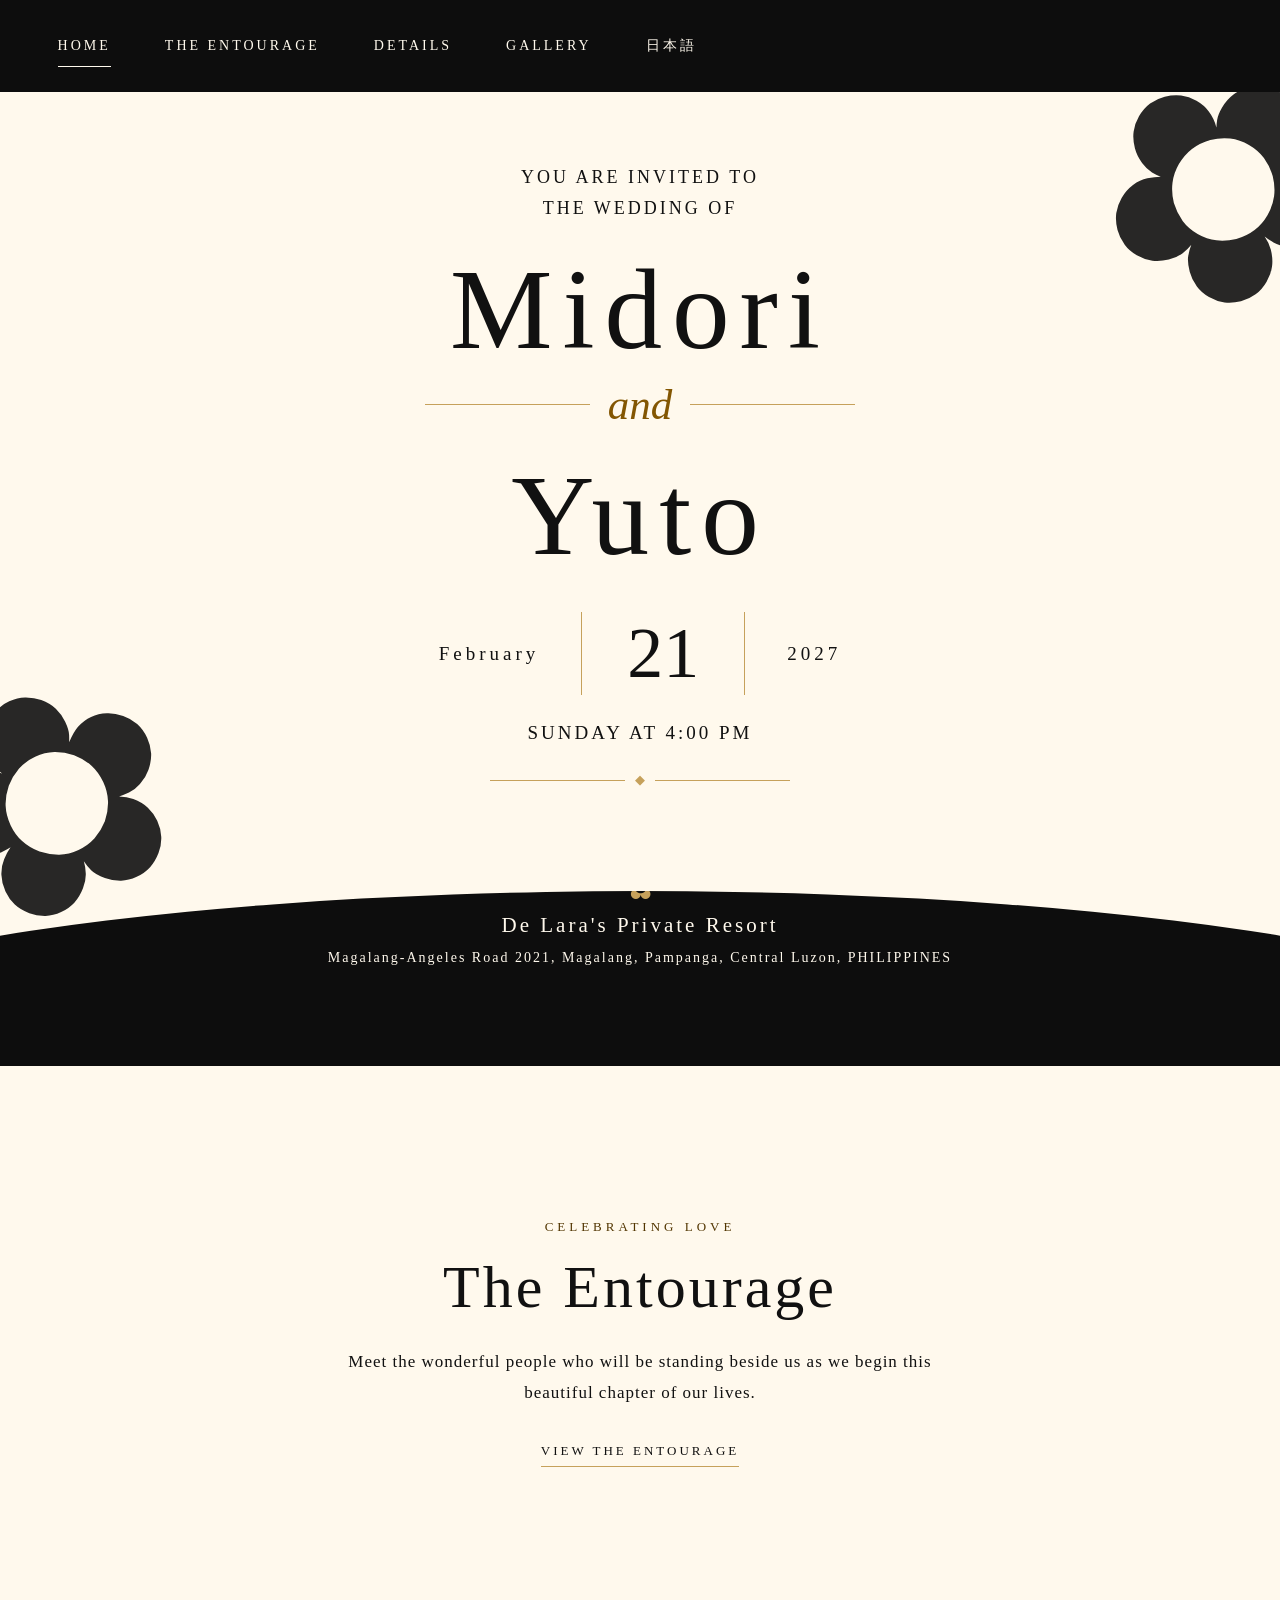
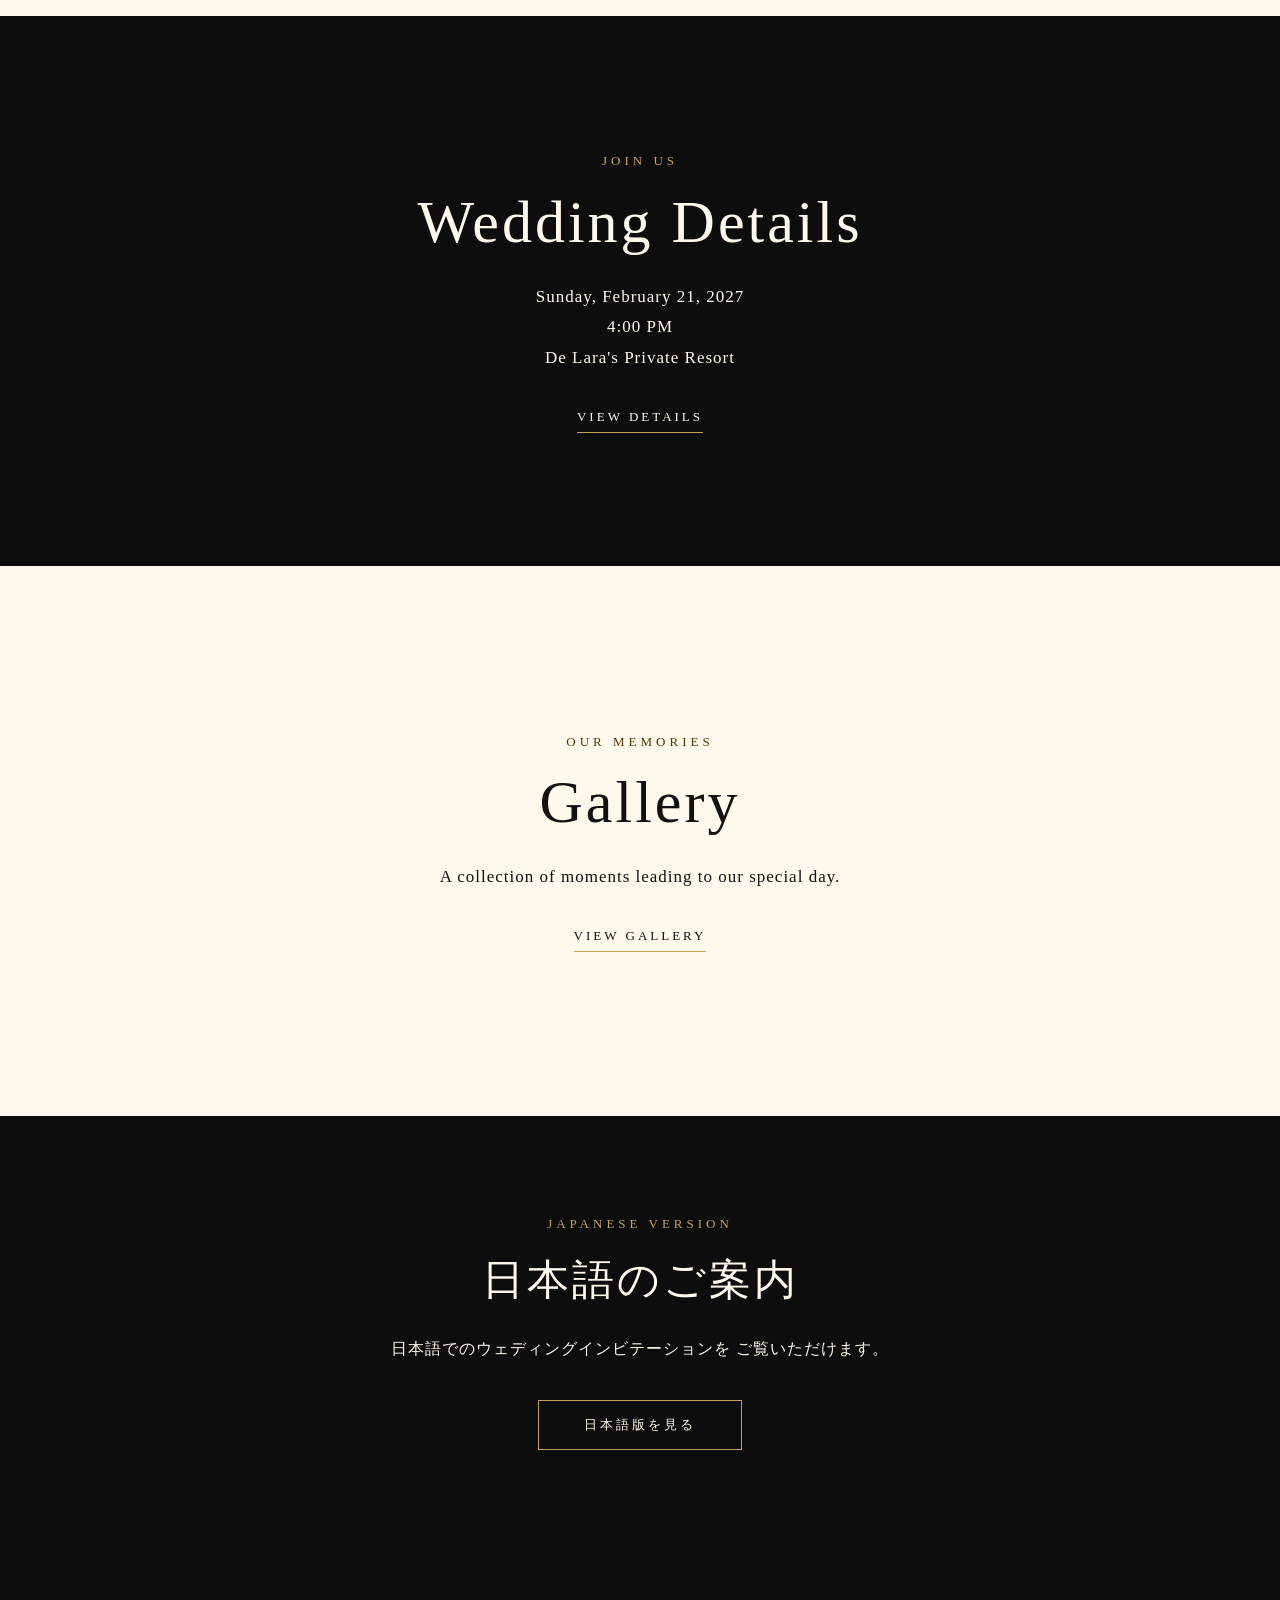
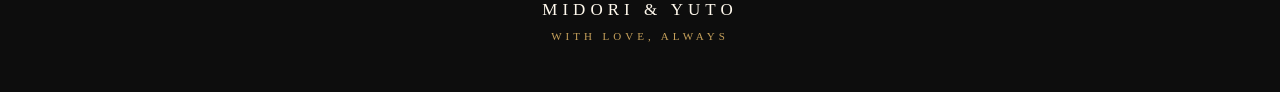
<file: index.html>
<!DOCTYPE html>
<html lang="en">
<head>
    <meta charset="UTF-8">
    <meta name="viewport" content="width=device-width, initial-scale=1.0">

    <title>Midori and Yuto</title>

    <link rel="stylesheet" href="style.css">
    <link rel="icon" type="image/png" href="midologo.jpg">
</head>

<body>


    <header class="navbar">

        <nav class="nav-links">

            <a href="index.html" class="active">
                HOME
            </a>

            <a href="entourage.html">
                THE ENTOURAGE
            </a>

            <a href="details.html">
                DETAILS
            </a>

            <a href="gallery.html">
                GALLERY
            </a>

            <a href="japanese.html" class="language-link">
                日本語
            </a>

        </nav>

    </header>



    <main>

        <section class="hero">


            <div class="flower flower-left">
                ✿
            </div>

            <div class="flower flower-right">
                ✿
            </div>


            <div class="hero-content">

                <p class="small-heading">
                    YOU ARE INVITED TO
                </p>

                <p class="small-heading">
                    THE WEDDING OF
                </p>


                <h1>
                    Midori
                </h1>


                <div class="and-container">

                    <span class="line"></span>

                    <span class="and">
                        and
                    </span>

                    <span class="line"></span>

                </div>


                <h1>
                    Yuto
                </h1>


                <!-- DATE -->

                <div class="date">

                    <div class="date-side">
                        February
                    </div>

                    <div class="date-number">
                        21
                    </div>

                    <div class="date-side">
                        2027
                    </div>

                </div>


                <p class="day">
                    SUNDAY AT 4:00 PM
                </p>


                <div class="gold-divider">
                    <span>◆</span>
                </div>

            </div>


            <section class="venue">

                <div class="venue-decoration">
                    ✿
                </div>

                <h2>
                    De Lara's Private Resort
                </h2>

                <p>
                    Magalang-Angeles Road 2021,
                    Magalang, Pampanga, Central Luzon, PHILIPPINES
                </p>

            </section>

        </section>


        <section class="content-section">

            <p class="section-label">
                CELEBRATING LOVE
            </p>

            <h2>
                The Entourage
            </h2>

            <p>
                Meet the wonderful people who will be
                standing beside us as we begin this
                beautiful chapter of our lives.
            </p>

            <a href="entourage.html" class="text-button">
                VIEW THE ENTOURAGE
            </a>

        </section>


        <section class="content-section dark-section">

            <p class="section-label">
                JOIN US
            </p>

            <h2>
                Wedding Details
            </h2>

            <p>
                Sunday, February 21, 2027
                <br>
                4:00 PM
                <br>
                De Lara's Private Resort
            </p>

            <a href="details.html" class="text-button">
                VIEW DETAILS
            </a>

        </section>

        
        <section class="content-section">

            <p class="section-label">
                OUR MEMORIES
            </p>

            <h2>
                Gallery
            </h2>

            <p>
                A collection of moments leading
                to our special day.
            </p>

            <a href="gallery.html" class="text-button">
                VIEW GALLERY
            </a>

        </section>


<section class="japanese-section">

    <div class="japanese-content">

        <p class="section-label">
            JAPANESE VERSION
        </p>

        <h2>
            日本語のご案内
        </h2>

        <p>
            日本語でのウェディングインビテーションを
            ご覧いただけます。
        </p>

        <a href="japanese.html" class="japanese-button">
            日本語版を見る
        </a>

    </div>

</section>

    </main>


    <footer>

        <p>
            MIDORI & YUTO
        </p>

        <span>
            WITH LOVE, ALWAYS
        </span>

    </footer>


    <script src="script.js"></script>

</body>
</html>
</file>
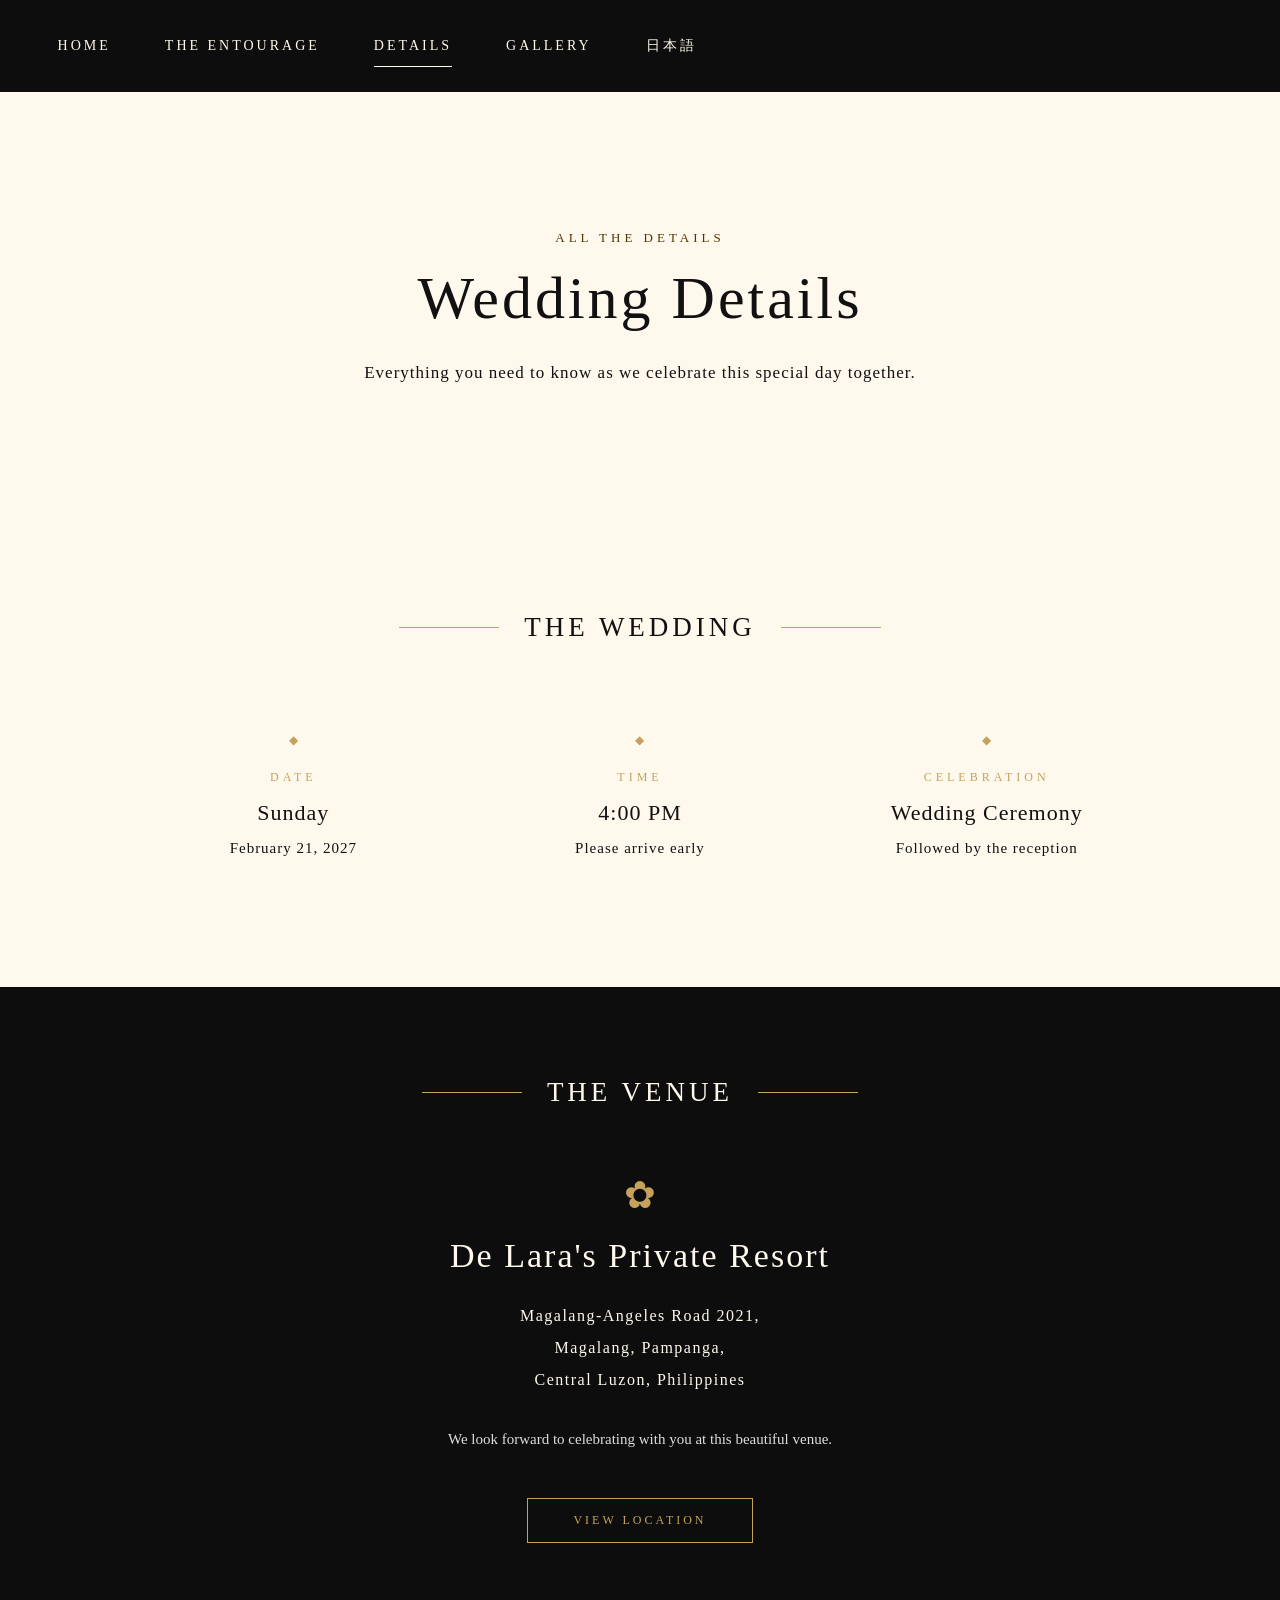
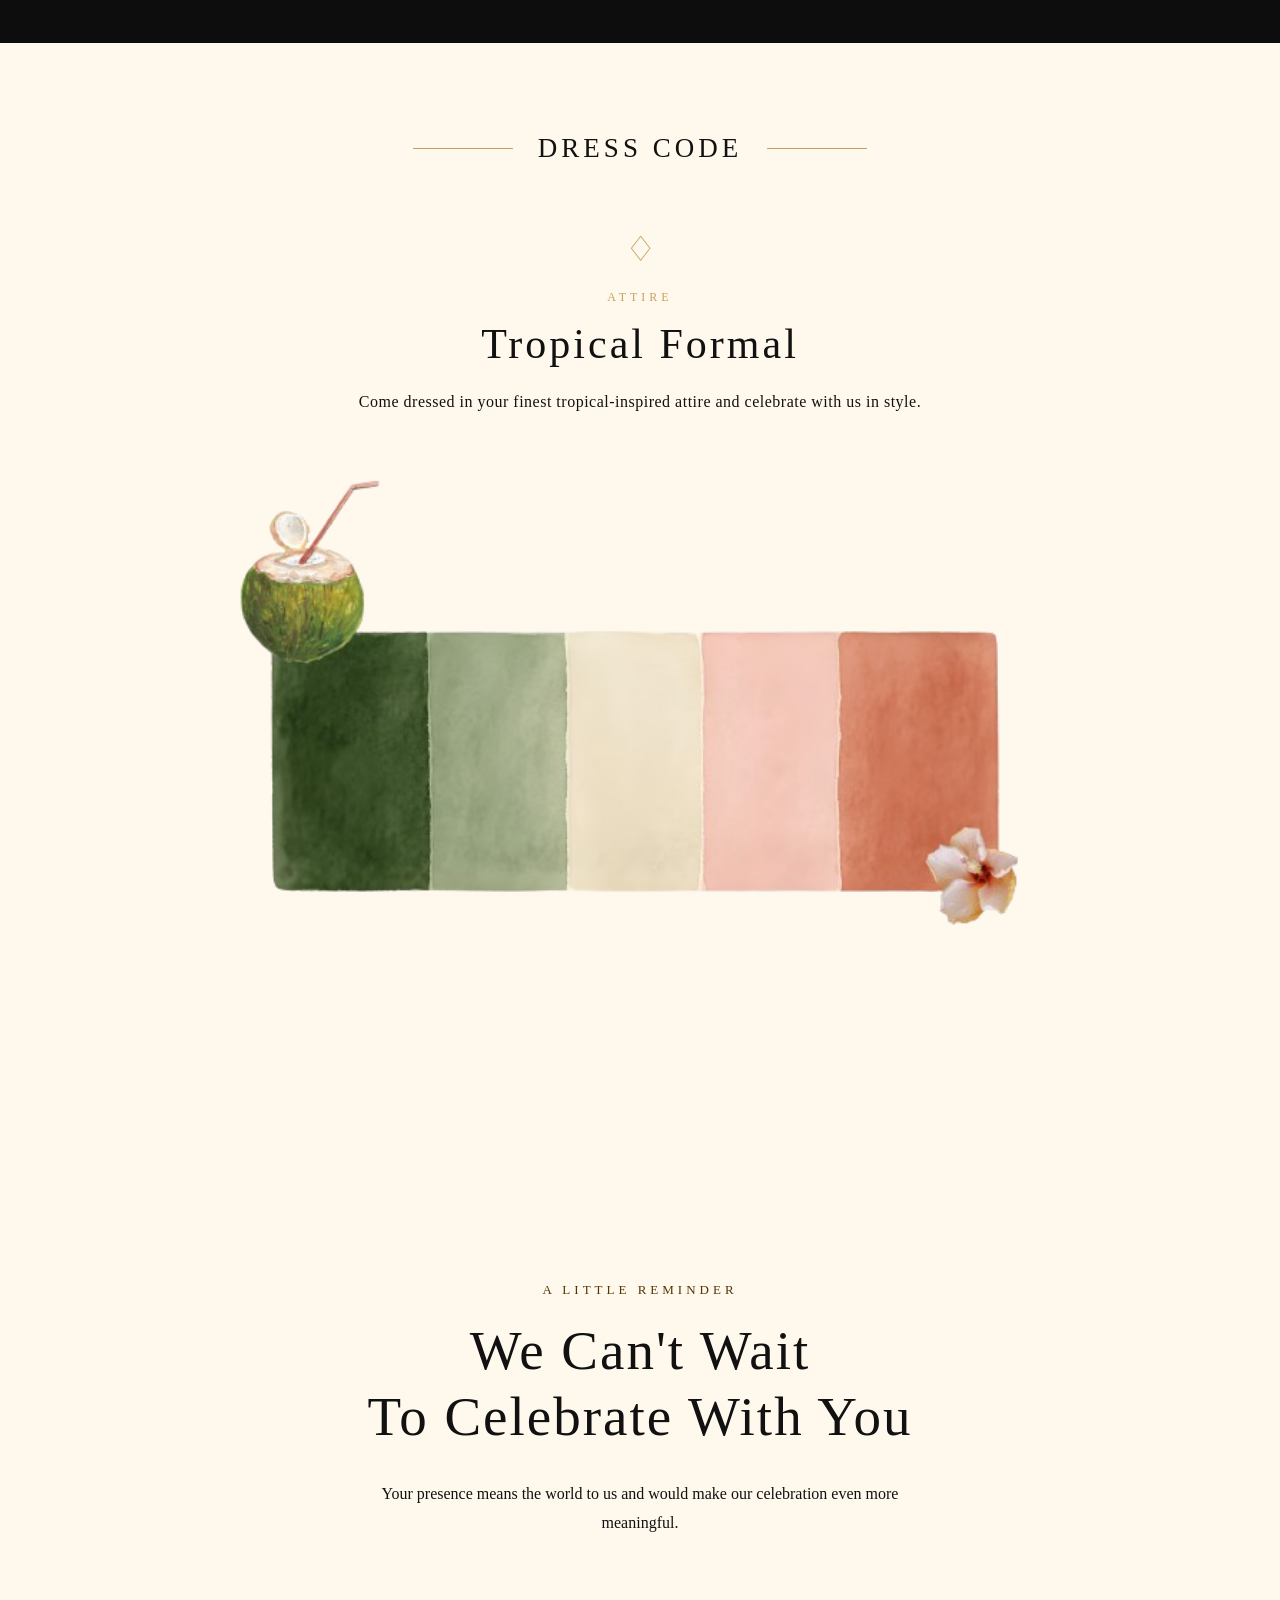
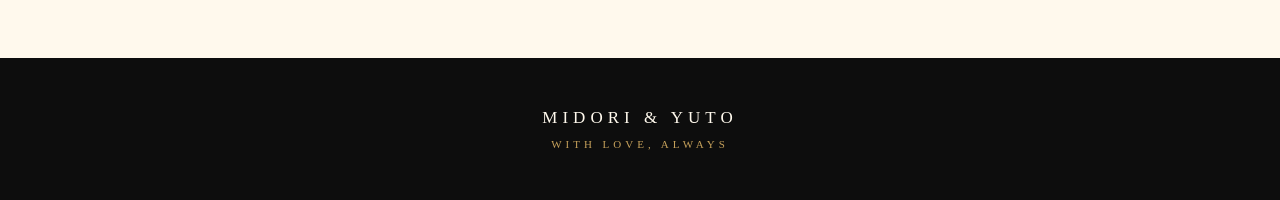
<file: details.html>
<!DOCTYPE html>
<html lang="en">

<head>

    <meta charset="UTF-8">

    <meta name="viewport"
          content="width=device-width, initial-scale=1.0">

    <title>Details | Midori & Yuto</title>

    <link rel="stylesheet" href="style.css">
    <link rel="icon" type="image/png" href="midologo.jpg">

</head>


<body>


<header class="navbar">

    <nav class="nav-links">

        <a href="index.html">
            HOME
        </a>

        <a href="entourage.html">
            THE ENTOURAGE
        </a>

        <a href="details.html" class="active">
            DETAILS
        </a>

        <a href="gallery.html">
            GALLERY
        </a>

        <a href="japanese.html" class="language-link">
                日本語
        </a>

    </nav>

</header>



<main>



    <section class="content-section details-intro">

        <p class="section-label">
            ALL THE DETAILS
        </p>

        <h2>
            Wedding Details
        </h2>

        <p>
            Everything you need to know as we
            celebrate this special day together.
        </p>

    </section>



    <section class="details-section">

        <div class="details-heading">

            <span></span>

            <h3>
                The Wedding
            </h3>

            <span></span>

        </div>


        <div class="details-grid">


            <div class="detail-item">

                <div class="detail-icon">
                    ◆
                </div>

                <p class="detail-label">
                    DATE
                </p>

                <h4>
                    Sunday
                </h4>

                <p>
                    February 21, 2027
                </p>

            </div>



            <div class="detail-item">

                <div class="detail-icon">
                    ◆
                </div>

                <p class="detail-label">
                    TIME
                </p>

                <h4>
                    4:00 PM
                </h4>

                <p>
                    Please arrive early
                </p>

            </div>



            <div class="detail-item">

                <div class="detail-icon">
                    ◆
                </div>

                <p class="detail-label">
                    CELEBRATION
                </p>

                <h4>
                    Wedding Ceremony
                </h4>

                <p>
                    Followed by the reception
                </p>

            </div>

        </div>

    </section>



    <section class="details-section dark-details">

        <div class="details-heading">

            <span></span>

            <h3>
                The Venue
            </h3>

            <span></span>

        </div>


        <div class="venue-details">

            <div class="venue-symbol">
                ✿
            </div>


            <h4>
                De Lara's Private Resort
            </h4>


            <p class="venue-address">

                Magalang-Angeles Road 2021,
                <br>

                Magalang, Pampanga,
                <br>

                Central Luzon, Philippines

            </p>


            <p class="venue-note">

                We look forward to celebrating
                with you at this beautiful venue.

            </p>


            <a
                href="https://www.google.com/maps/search/?api=1&query=De+Lara's+Private+Resort+Magalang+Pampanga"
                target="_blank"
                class="map-button">

                VIEW LOCATION

            </a>

        </div>

    </section>



<section class="details-section dress-code-section">

    <div class="details-heading">

        <span></span>

        <h3>
            Dress Code
        </h3>

        <span></span>

    </div>


    <div class="dress-code">

        <div class="dress-symbol">
            ♢
        </div>


        <p class="dress-label">
            ATTIRE
        </p>


        <h4>
            Tropical Formal
        </h4>


        <p class="dress-description">

            Come dressed in your finest tropical-inspired
            attire and celebrate with us in style.

        </p>


        <div class="dress-image">

            <img
                src="dresscode.png"
                alt="Tropical wedding dress code">

        </div>

    </div>

</section>


    <section class="details-reminder">

        <p class="section-label">
            A LITTLE REMINDER
        </p>

        <h2>
            We Can't Wait<br>
            To Celebrate With You
        </h2>

        <p>
            Your presence means the world to us
            and would make our celebration
            even more meaningful.
        </p>

    </section>


</main>


<footer>

    <p>
        MIDORI & YUTO
    </p>

    <span>
        WITH LOVE, ALWAYS
    </span>

</footer>


<script src="script.js"></script>

</body>

</html>
</file>
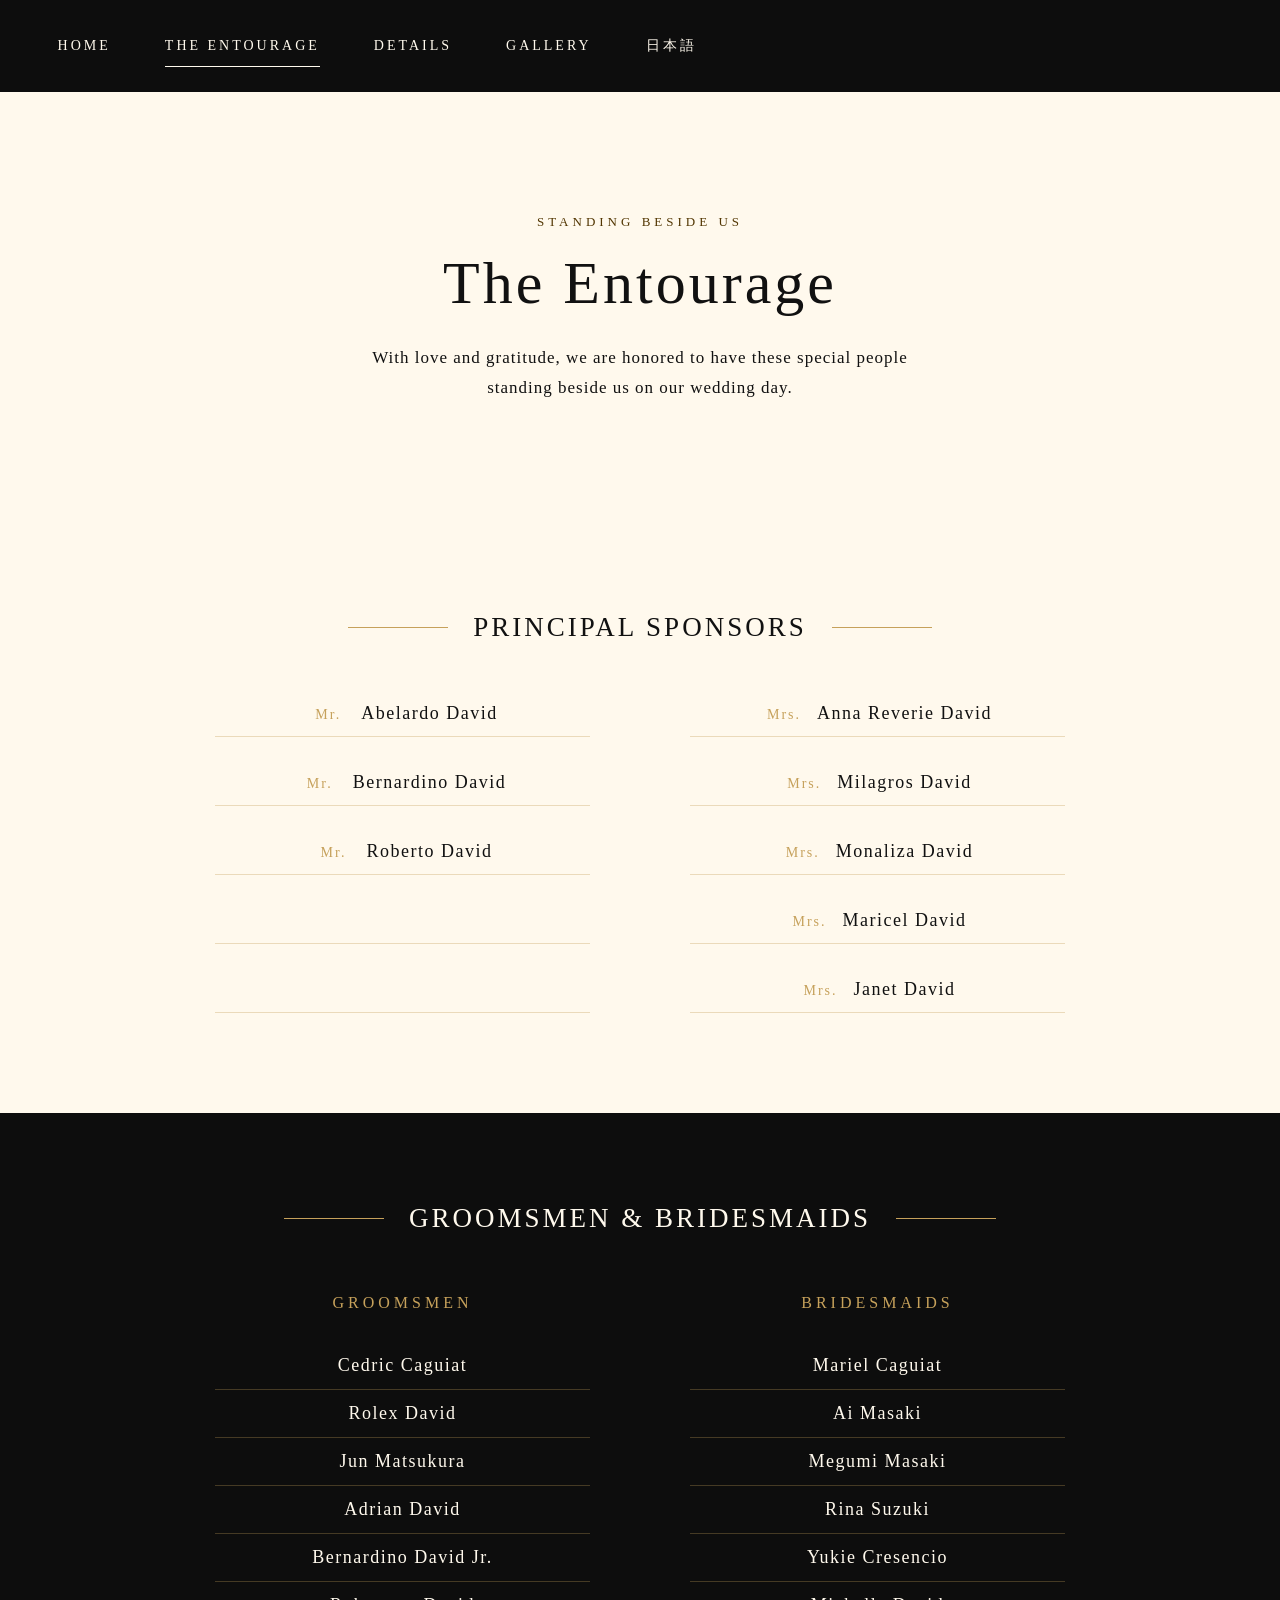
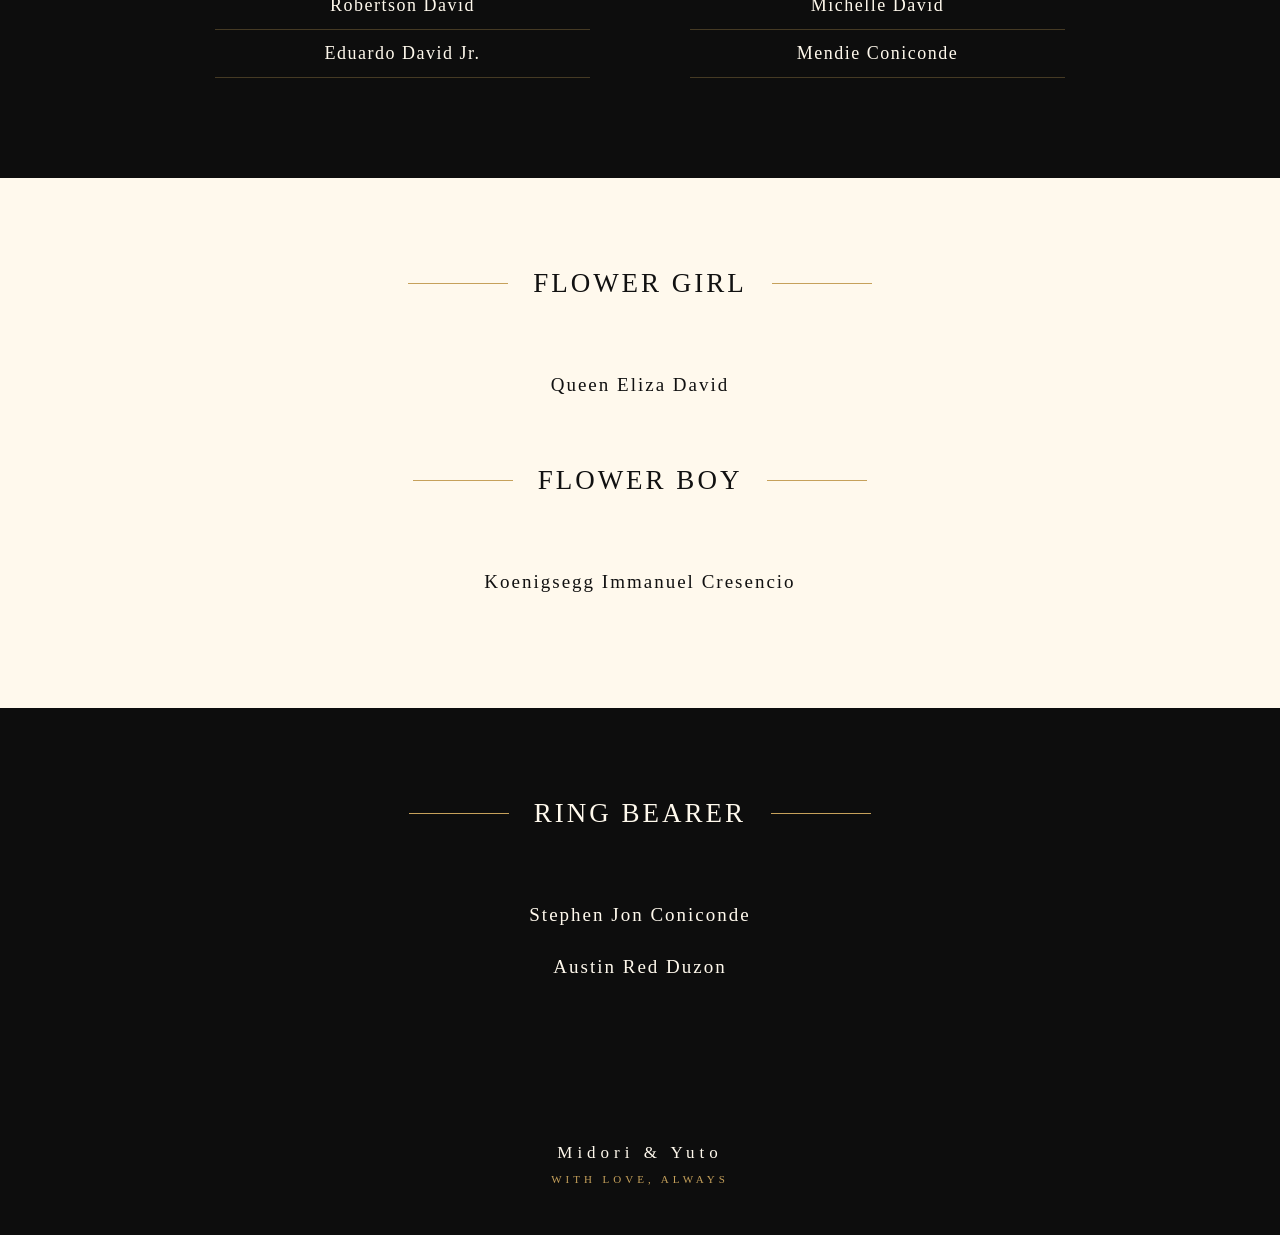
<file: entourage.html>
<!DOCTYPE html>
<html lang="en">

<head>

    <meta charset="UTF-8">

    <meta name="viewport"
          content="width=device-width, initial-scale=1.0">

    <title>The Entourage | Midori & Yuto</title>

    <link rel="stylesheet" href="style.css">
    <link rel="icon" type="image/png" href="midologo.jpg">

</head>

<body>



<header class="navbar">

    <nav class="nav-links">

        <a href="index.html">
            HOME
        </a>

        <a href="entourage.html" class="active">
            THE ENTOURAGE
        </a>

        <a href="details.html">
            DETAILS
        </a>

        <a href="gallery.html">
            GALLERY
        </a>

        <a href="japanese.html" class="language-link">
            日本語
        </a>

    </nav>

</header>



<main>


    <section class="content-section entourage-intro">

        <p class="section-label">
            STANDING BESIDE US
        </p>

        <h2>
            The Entourage
        </h2>

        <p>
            With love and gratitude, we are honored
            to have these special people standing
            beside us on our wedding day.
        </p>

    </section>


    <section class="entourage-list-section">

        <div class="entourage-heading">

            <span class="heading-line"></span>

            <h3>
                Principal Sponsors
            </h3>

            <span class="heading-line"></span>

        </div>


        <div class="sponsors-list">

            <div class="sponsor-group">

                <p class="sponsor-title">
                    Mr.
                </p>

                <p class="sponsor-name">
                    Abelardo David
                </p>

            </div>


            <div class="sponsor-group">

                <p class="sponsor-title">
                    Mrs.
                </p>

                <p class="sponsor-name">
                    Anna Reverie David
                </p>

            </div>


            <div class="sponsor-group">

                <p class="sponsor-title">
                    Mr.
                </p>

                <p class="sponsor-name">
                    Bernardino David
                </p>

            </div>


            <div class="sponsor-group">

                <p class="sponsor-title">
                    Mrs.
                </p>

                <p class="sponsor-name">
                    Milagros David
                </p>

            </div>


            <div class="sponsor-group">

                <p class="sponsor-title">
                    Mr.
                </p>

                <p class="sponsor-name">
                    Roberto David
                </p>

            </div>


            <div class="sponsor-group">

                <p class="sponsor-title">
                    Mrs.
                </p>

                <p class="sponsor-name">
                    Monaliza David
                </p>

            </div>

            <div class="sponsor-group">

                <p class="sponsor-title">
                    
                </p>

                <p class="sponsor-name">
                    
                </p>

            </div>
            
            <div class="sponsor-group">

                <p class="sponsor-title">
                    Mrs.
                </p>

                <p class="sponsor-name">
                    Maricel David
                </p>

            </div>

            <div class="sponsor-group">

                <p class="sponsor-title">
                    
                </p>

                <p class="sponsor-name">
                    
                </p>

            </div>

            <div class="sponsor-group">

                <p class="sponsor-title">
                    Mrs.
                </p>

                <p class="sponsor-name">
                    Janet David
                </p>

            </div>


        </div>

    </section>



    <section class="entourage-list-section dark-entourage">

        <div class="entourage-heading">

            <span class="heading-line"></span>

            <h3>
                Groomsmen & Bridesmaids
            </h3>

            <span class="heading-line"></span>

        </div>


        <div class="party-grid">


            <!-- GROOMSMEN -->

            <div class="party-column">

                <h4>
                    Groomsmen
                </h4>


                <ul>

                    <li>
                        Cedric Caguiat
                    </li>
                    
                    <li>
                        Rolex David
                    </li>

                    <li>
                        Jun Matsukura
                    </li>

                    <li>
                        Adrian David
                    </li>

                    <li>
                        Bernardino David Jr.
                    </li>

                    <li>
                        Robertson David
                    </li>

                    <li>
                        Eduardo David Jr.
                    </li>

                </ul>

            </div>



            <div class="party-column">

                <h4>
                    Bridesmaids
                </h4>


                <ul>

                    <li>
                        Mariel Caguiat
                    </li>

                    <li>
                        Ai Masaki
                    </li>

                    <li>
                        Megumi Masaki
                    </li>

                    <li>
                        Rina Suzuki
                    </li>

                    <li>
                        Yukie Cresencio
                    </li>

                    <li>
                        Michelle David
                    </li>

                    <li>
                        Mendie Coniconde
                    </li>

                </ul>

            </div>

        </div>

    </section>



    <section class="entourage-list-section">

        <div class="entourage-heading">

            <span class="heading-line"></span>

            <h3>
                Flower Girl
            </h3>

            <span class="heading-line"></span>

        </div>


        <div class="single-list">

            <p>
                Queen Eliza David
            </p>
            <br>
            <br>
            <br>    
        </div>

       <div class="entourage-heading">

            <span class="heading-line"></span>

            <h3>
                Flower Boy
            </h3>

            <span class="heading-line"></span>

        </div>

        <div class="single-list">
            <p>
                Koenigsegg Immanuel Cresencio
            </p>

        </div>

    </section>



    <section class="entourage-list-section dark-entourage">

        <div class="entourage-heading">

            <span class="heading-line"></span>

            <h3>
                Ring Bearer
            </h3>

            <span class="heading-line"></span>

        </div>


        <div class="single-list">

            <p>
                Stephen Jon Coniconde
            </p>

        </div>

        <div class="single-list">

            <p>
                Austin Red Duzon
            </p>

        </div>

    </section>


</main>


<footer>

    <p>
        Midori & Yuto
    </p>

    <span>
        WITH LOVE, ALWAYS
    </span>

</footer>


<script src="script.js"></script>

</body>

</html>
</file>
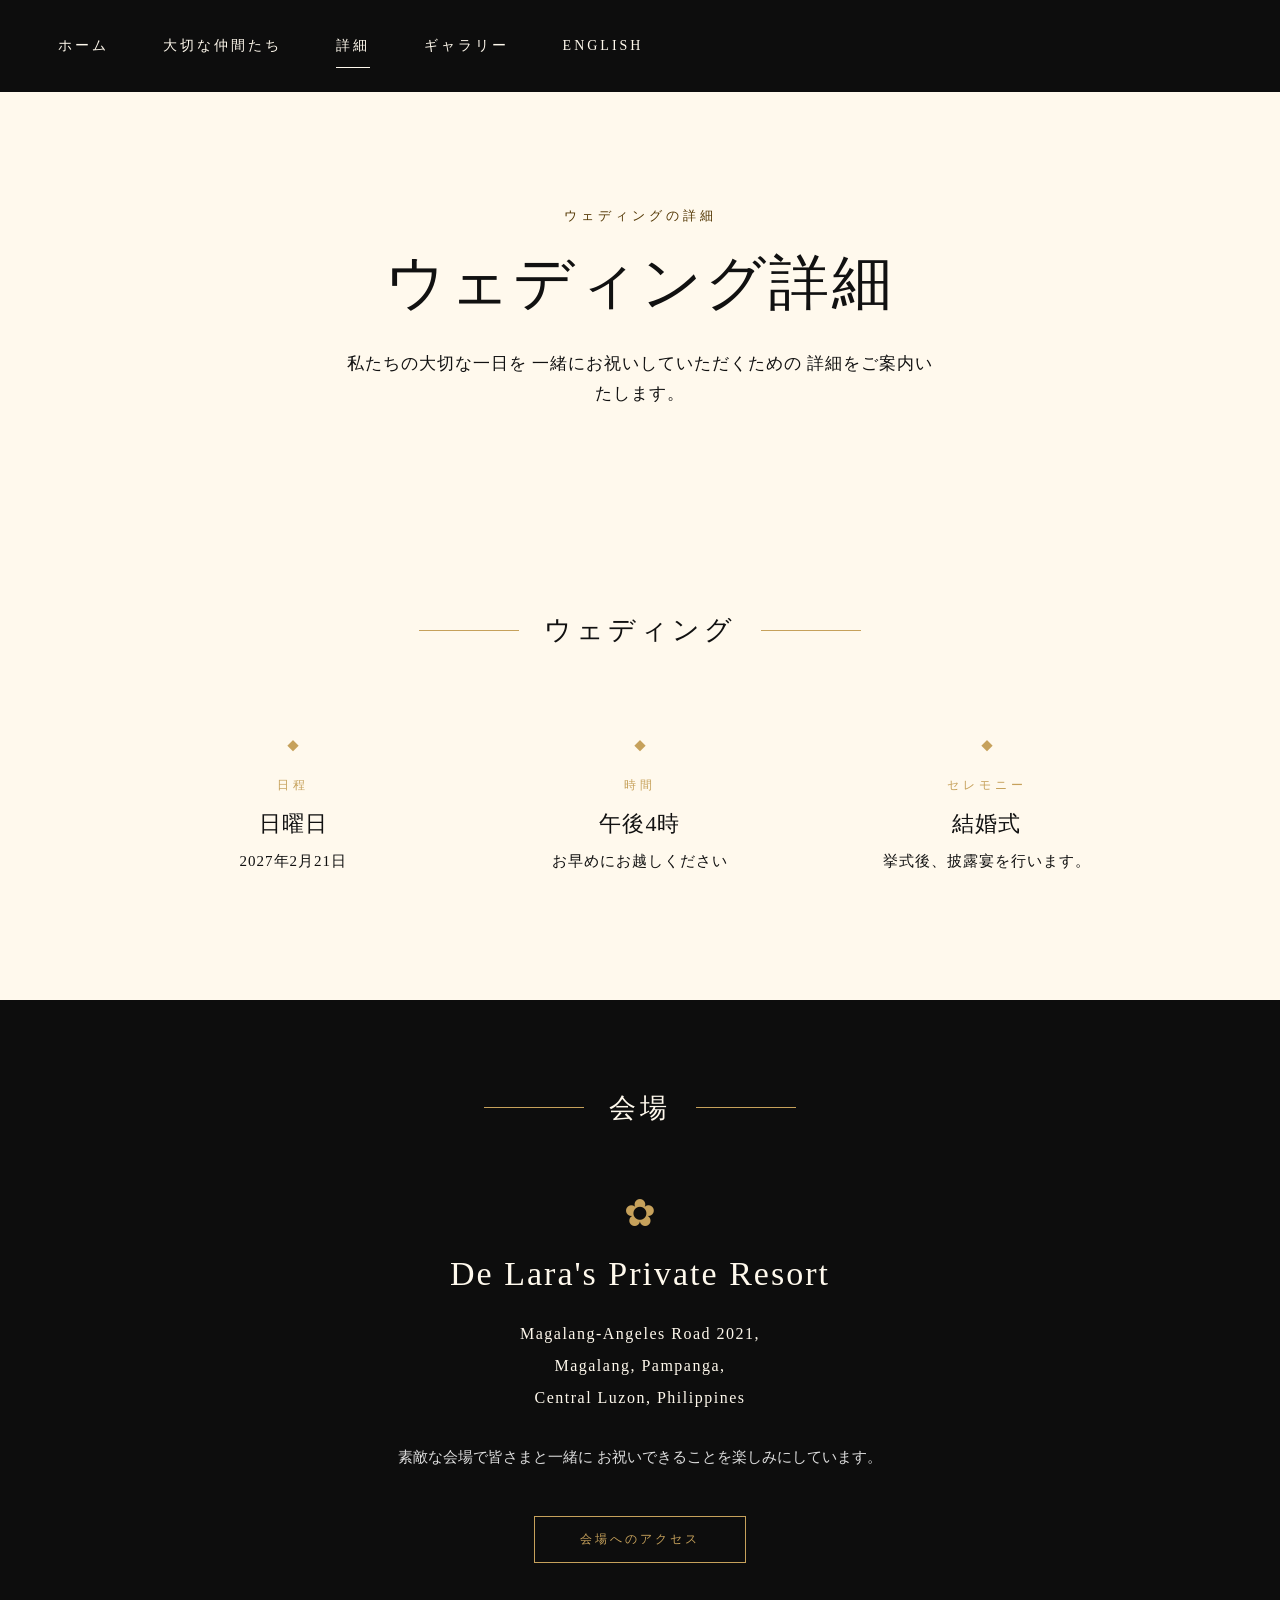
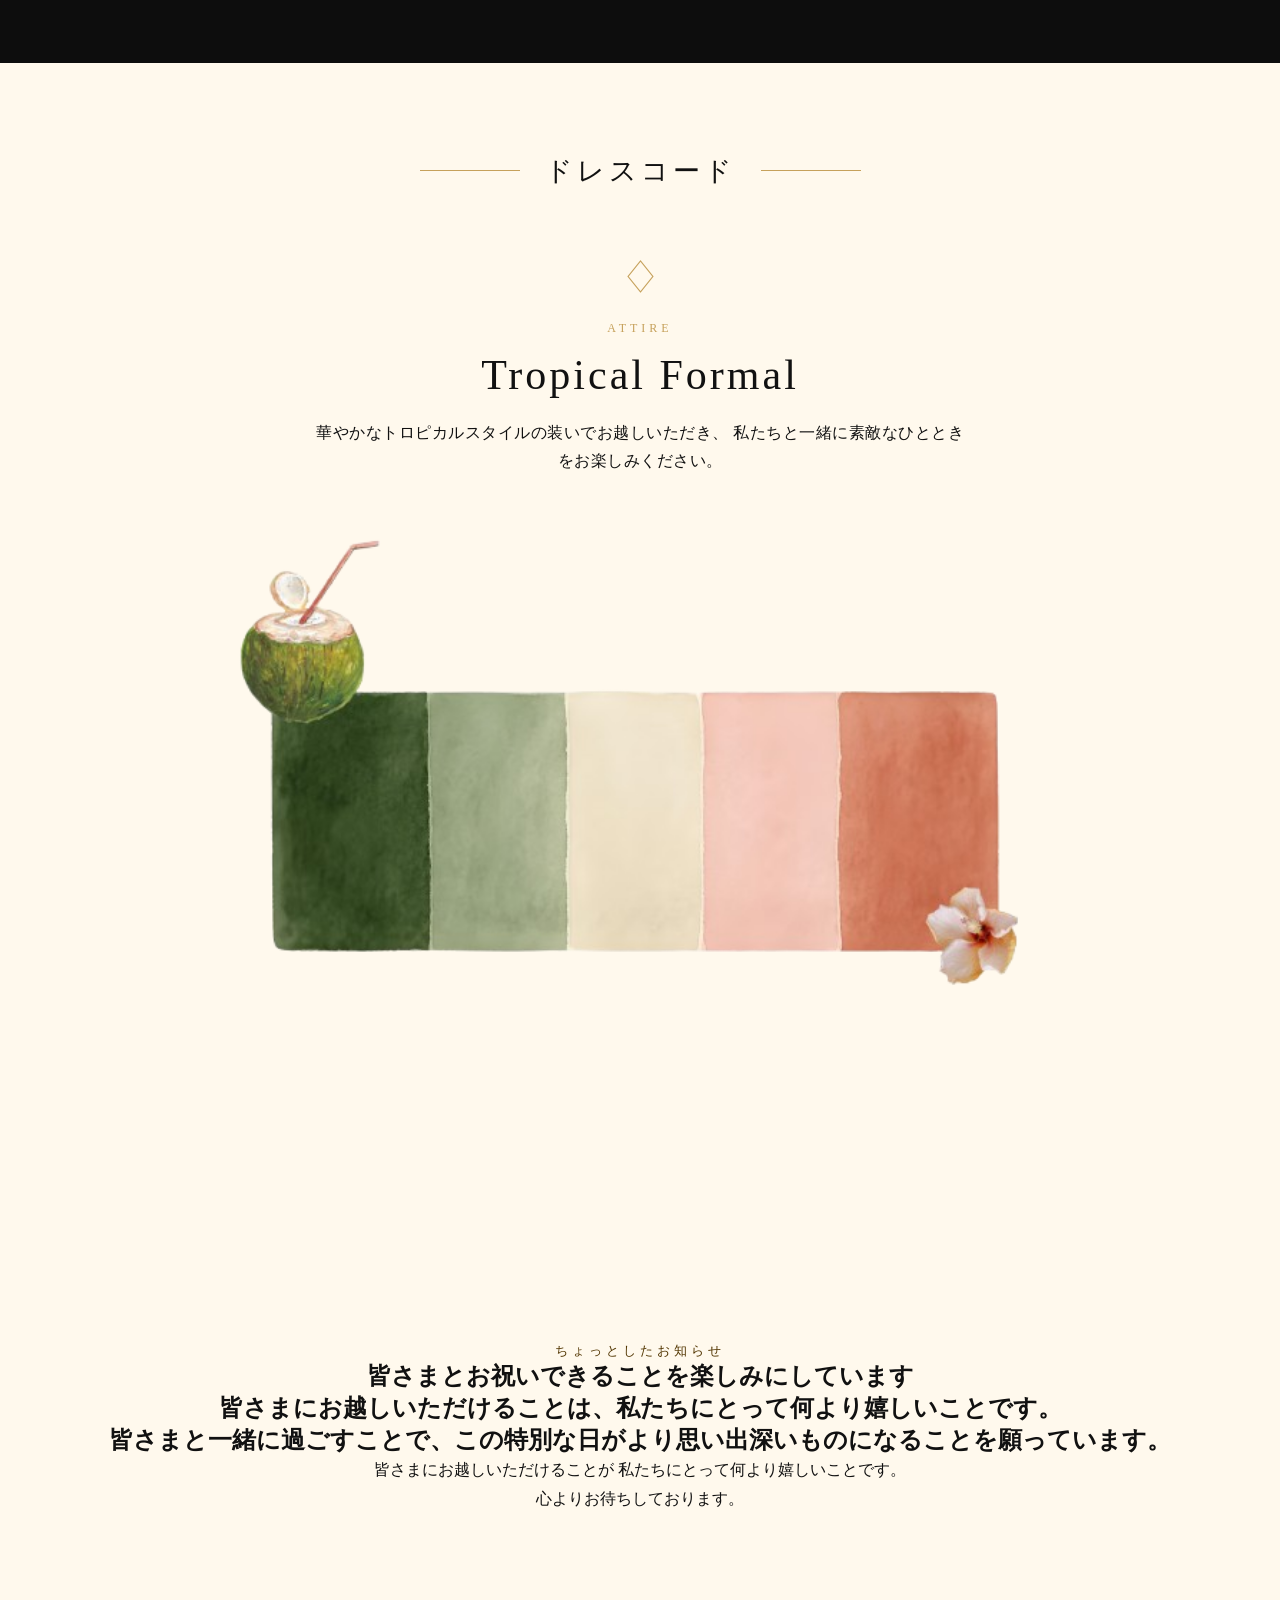
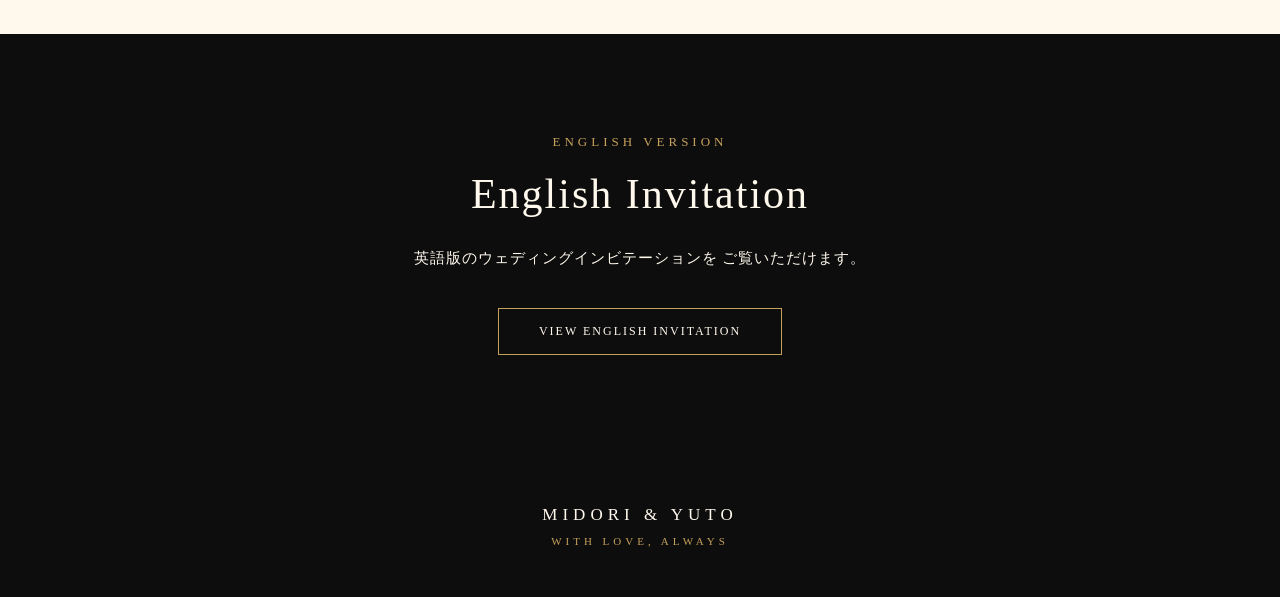
<file: japanese-details.html>
<!DOCTYPE html>
<html lang="ja">

<head>

    <meta charset="UTF-8">

    <meta name="viewport"
          content="width=device-width, initial-scale=1.0">

    <title>詳細 | Midori & Yuto</title>

    <link rel="stylesheet" href="style.css">

    <link rel="icon"
          type="image/png"
          href="midologo.jpg">

</head>


<body>


<header class="navbar">

    <nav class="nav-links">

        <a href="japanese.html">
            ホーム
        </a>

        <a href="japanese-entourage.html">
            大切な仲間たち
        </a>

        <a href="japanese-details.html" class="active">
            詳細
        </a>

        <a href="japanese-gallery.html">
            ギャラリー
        </a>

        <a href="index.html" class="language-link">
            ENGLISH
        </a>

    </nav>

</header>


<main>


    <section class="content-section details-intro">

        <p class="section-label">
            ウェディングの詳細
        </p>

        <h2>
            ウェディング詳細
        </h2>

        <p>
            私たちの大切な一日を
            一緒にお祝いしていただくための
            詳細をご案内いたします。
        </p>

    </section>


    <section class="details-section">

        <div class="details-heading">

            <span></span>

            <h3>
                ウェディング
            </h3>

            <span></span>

        </div>


        <div class="details-grid">


            <div class="detail-item">

                <div class="detail-icon">
                    ◆
                </div>

                <p class="detail-label">
                    日程
                </p>

                <h4>
                    日曜日
                </h4>

                <p>
                    2027年2月21日
                </p>

            </div>

    
            <div class="detail-item">

                <div class="detail-icon">
                    ◆
                </div>

                <p class="detail-label">
                    時間
                </p>

                <h4>
                    午後4時
                </h4>

                <p>
                    お早めにお越しください
                </p>

            </div>



            <div class="detail-item">

                <div class="detail-icon">
                    ◆
                </div>

                <p class="detail-label">
                    セレモニー
                </p>

                <h4>
                    結婚式
                </h4>

                <p>
                    挙式後、披露宴を行います。
                </p>

            </div>


        </div>

    </section>



    <section class="details-section dark-details">

        <div class="details-heading">

            <span></span>

            <h3>
                会場
            </h3>

            <span></span>

        </div>


        <div class="venue-details">

            <div class="venue-symbol">
                ✿
            </div>


            <h4>
                De Lara's Private Resort
            </h4>


            <p class="venue-address">

                Magalang-Angeles Road 2021,
                <br>

                Magalang, Pampanga,
                <br>

                Central Luzon, Philippines

            </p>


            <p class="venue-note">

                素敵な会場で皆さまと一緒に
                お祝いできることを楽しみにしています。

            </p>


            <a
                href="https://www.google.com/maps/search/?api=1&query=De+Lara's+Private+Resort+Magalang+Pampanga"
                target="_blank"
                rel="noopener noreferrer"
                class="map-button">

                会場へのアクセス

            </a>

        </div>

    </section>



    <section class="details-section dress-code-section">


        <div class="details-heading">

            <span></span>

            <h3>
                ドレスコード
            </h3>

            <span></span>

        </div>



        <div class="dress-code">


            <div class="dress-symbol">
                ♢
            </div>



            <p class="dress-label">
                ATTIRE
            </p>



            <h4>
                Tropical Formal
            </h4>



            <p class="dress-description">

               華やかなトロピカルスタイルの装いでお越しいただき、
               私たちと一緒に素敵なひとときをお楽しみください。

            </p>



            <div class="dress-image">

                <img
                    src="dresscode.png"
                    alt="Tropical Formal Dress Code">

            </div>


        </div>

    </section>



    <section class="details-reminder">

        <p class="section-label">
            ちょっとしたお知らせ
        </p>


        <h1>
            皆さまとお祝いできることを楽しみにしています<br>
            皆さまにお越しいただけることは、私たちにとって何より嬉しいことです。
            <br>
            皆さまと一緒に過ごすことで、この特別な日がより思い出深いものになることを願っています。
        </h1>


        <p>

            皆さまにお越しいただけることが
            私たちにとって何より嬉しいことです。
            心よりお待ちしております。

        </p>

    </section>


</main>


<section class="language-switch-section">

    <div class="language-switch-content">

        <p class="section-label">
            ENGLISH VERSION
        </p>


        <h2>
            English Invitation
        </h2>


        <p>
            英語版のウェディングインビテーションを
            ご覧いただけます。
        </p>


        <a
            href="details.html"
            class="language-switch-button">

            VIEW ENGLISH INVITATION

        </a>

    </div>

</section>



<footer>

    <p>
        MIDORI & YUTO
    </p>


    <span>
        WITH LOVE, ALWAYS
    </span>

</footer>



<script src="script.js"></script>


</body>

</html>
</file>
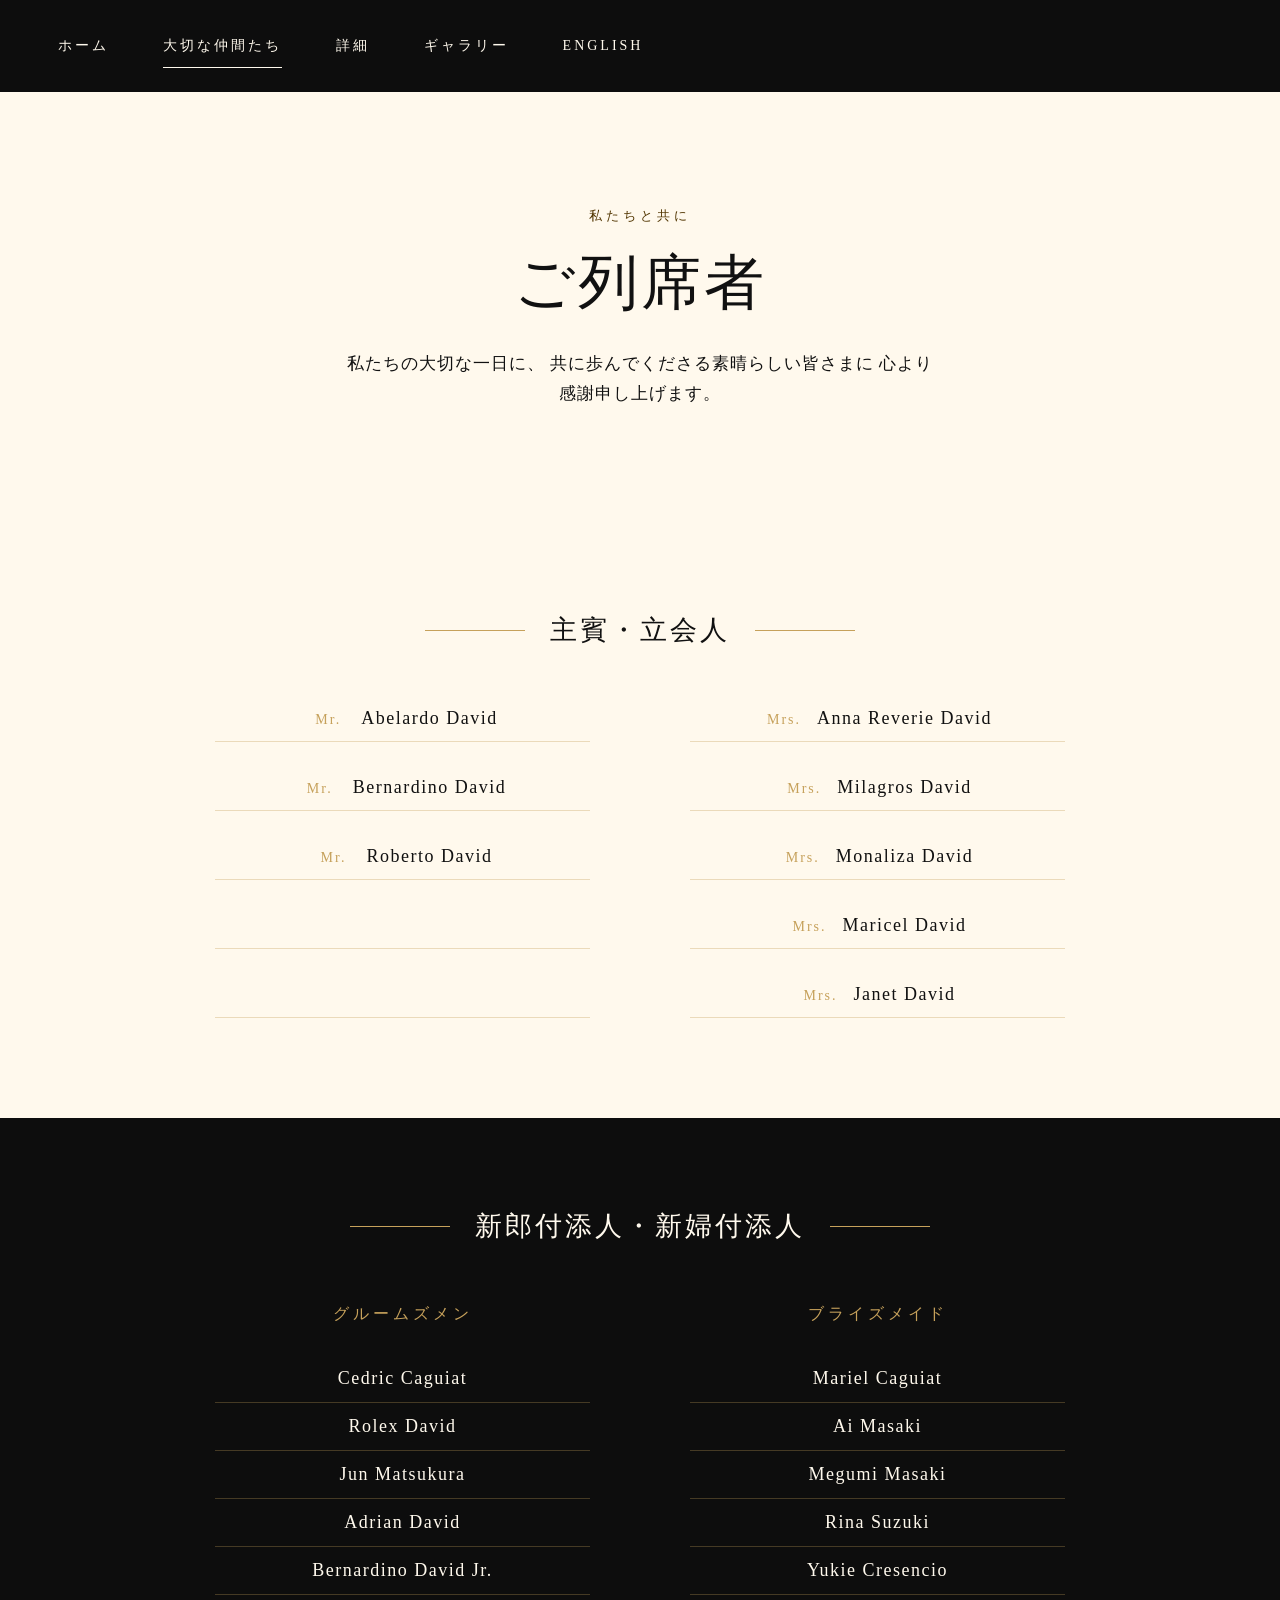
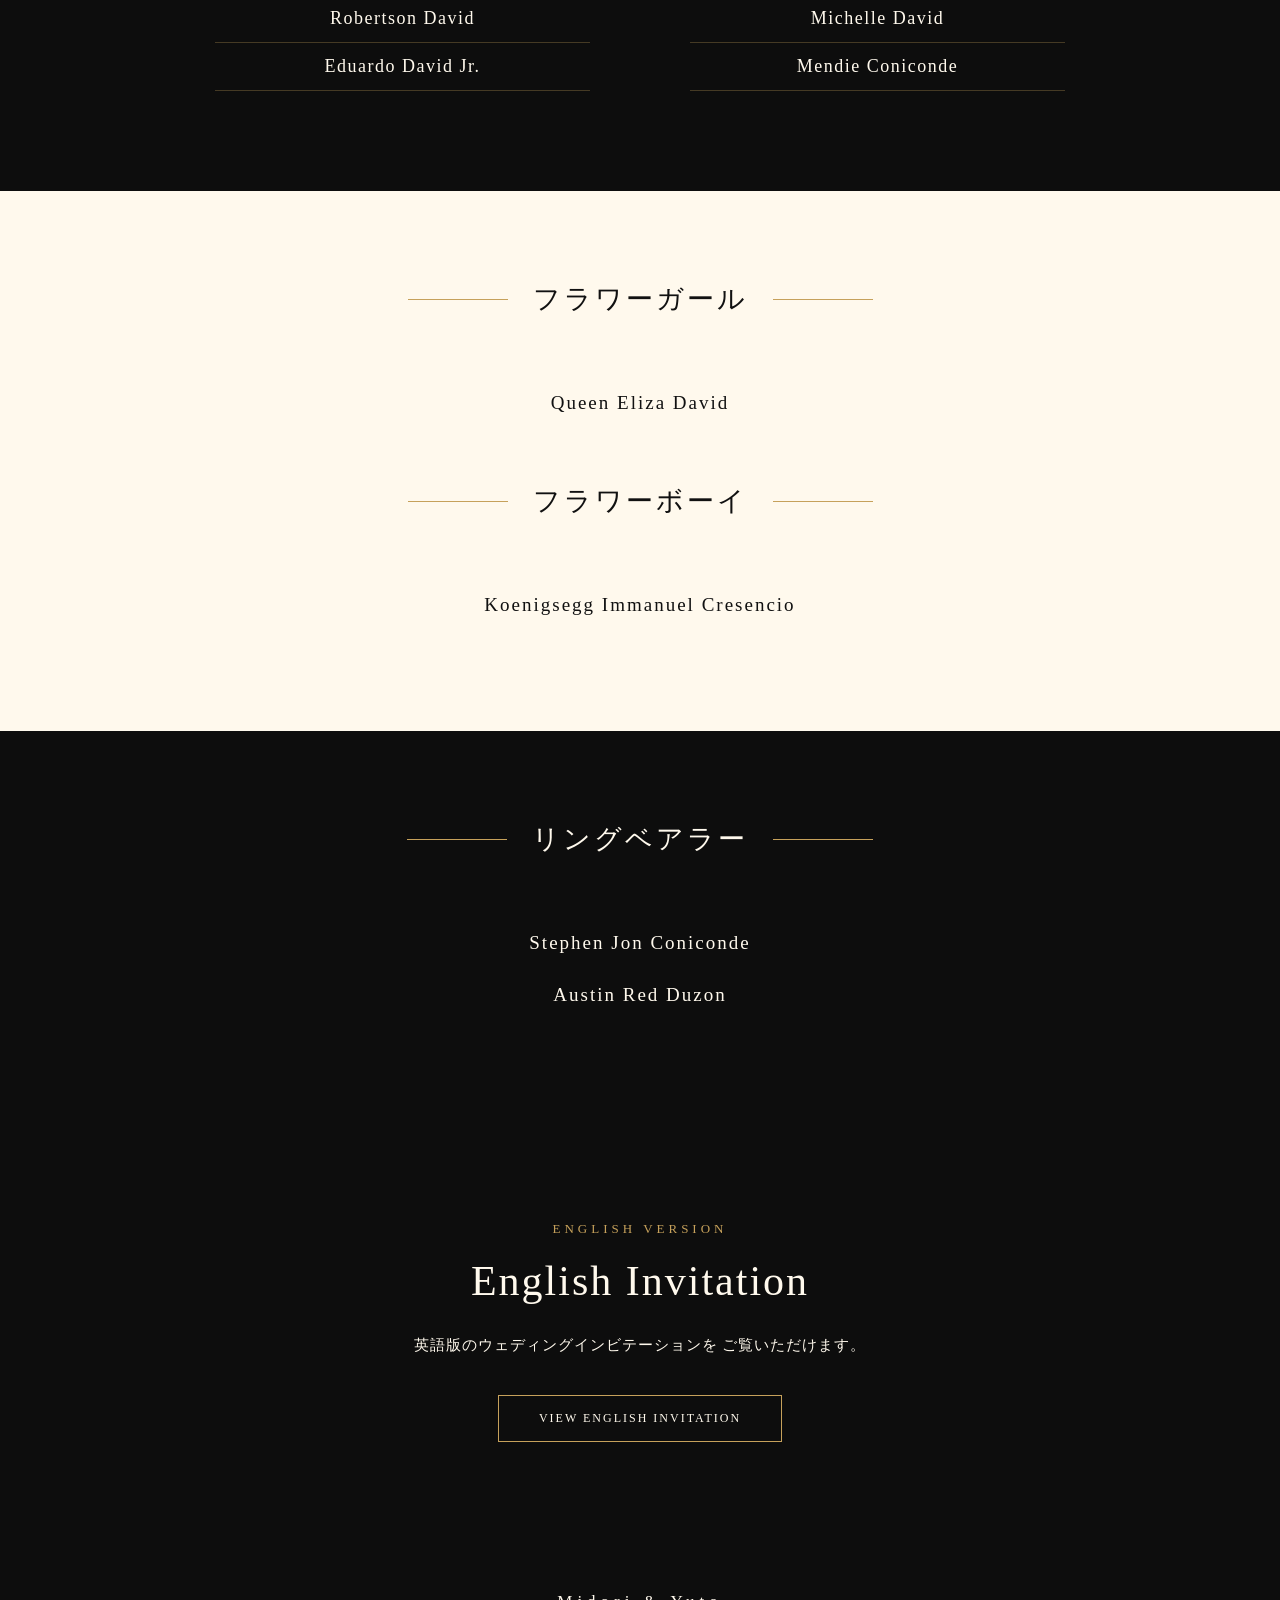
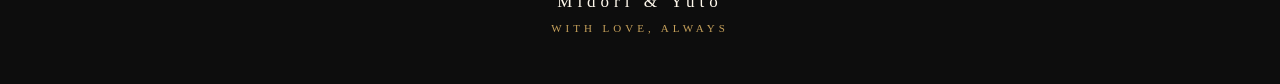
<file: japanese-entourage.html>
<!DOCTYPE html>
<html lang="ja">

<head>

    <meta charset="UTF-8">

    <meta name="viewport"
          content="width=device-width, initial-scale=1.0">

    <title>大切な仲間たち | Midori & Yuto</title>

    <link rel="stylesheet" href="style.css">

    <link rel="icon"
          type="image/png"
          href="midologo.jpg">

</head>


<body>


<header class="navbar">

    <nav class="nav-links">

        <a href="japanese.html">
            ホーム
        </a>

        <a href="japanese-entourage.html" class="active">
            大切な仲間たち
        </a>

        <a href="japanese-details.html">
            詳細
        </a>

        <a href="japanese-gallery.html">
            ギャラリー
        </a>

        <a href="index.html" class="language-link">
            ENGLISH
        </a>

    </nav>

</header>



<main>



    <section class="content-section entourage-intro">

        <p class="section-label">
            私たちと共に
        </p>

        <h2>
            ご列席者
        </h2>

        <p>
            私たちの大切な一日に、
            共に歩んでくださる素晴らしい皆さまに
            心より感謝申し上げます。
        </p>

    </section>



    <section class="entourage-list-section">

        <div class="entourage-heading">

            <span class="heading-line"></span>

            <h3>
                主賓・立会人
            </h3>

            <span class="heading-line"></span>

        </div>


        <div class="sponsors-list">


            <div class="sponsor-group">

                <p class="sponsor-title">
                    Mr.
                </p>

                <p class="sponsor-name">
                    Abelardo David
                </p>

            </div>



            <div class="sponsor-group">

                <p class="sponsor-title">
                    Mrs.
                </p>

                <p class="sponsor-name">
                    Anna Reverie David
                </p>

            </div>



            <div class="sponsor-group">

                <p class="sponsor-title">
                    Mr.
                </p>

                <p class="sponsor-name">
                    Bernardino David
                </p>

            </div>



            <div class="sponsor-group">

                <p class="sponsor-title">
                    Mrs.
                </p>

                <p class="sponsor-name">
                    Milagros David
                </p>

            </div>



            <div class="sponsor-group">

                <p class="sponsor-title">
                    Mr.
                </p>

                <p class="sponsor-name">
                    Roberto David
                </p>

            </div>



            <div class="sponsor-group">

                <p class="sponsor-title">
                    Mrs.
                </p>

                <p class="sponsor-name">
                    Monaliza David
                </p>

            </div>



            <div class="sponsor-group">

                <p class="sponsor-title">
                </p>

                <p class="sponsor-name">
                </p>

            </div>



            <div class="sponsor-group">

                <p class="sponsor-title">
                    Mrs.
                </p>

                <p class="sponsor-name">
                    Maricel David
                </p>

            </div>



            <div class="sponsor-group">

                <p class="sponsor-title">
                </p>

                <p class="sponsor-name">
                </p>

            </div>



            <div class="sponsor-group">

                <p class="sponsor-title">
                    Mrs.
                </p>

                <p class="sponsor-name">
                    Janet David
                </p>

            </div>


        </div>

    </section>



    <section class="entourage-list-section dark-entourage">

        <div class="entourage-heading">

            <span class="heading-line"></span>

            <h3>
                新郎付添人・新婦付添人
            </h3>

            <span class="heading-line"></span>

        </div>


        <div class="party-grid">


            <!-- GROOMSMEN -->

            <div class="party-column">

                <h4>
                    グルームズメン
                </h4>


                <ul>

                    <li>
                        Cedric Caguiat
                    </li>

                    <li>
                        Rolex David
                    </li>

                    <li>
                        Jun Matsukura
                    </li>

                    <li>
                        Adrian David
                    </li>

                    <li>
                        Bernardino David Jr.
                    </li>

                    <li>
                        Robertson David
                    </li>

                    <li>
                        Eduardo David Jr.
                    </li>

                </ul>

            </div>


            <div class="party-column">

                <h4>
                    ブライズメイド
                </h4>


                <ul>

                    <li>
                        Mariel Caguiat
                    </li>

                    <li>
                        Ai Masaki
                    </li>

                    <li>
                        Megumi Masaki
                    </li>

                    <li>
                        Rina Suzuki
                    </li>

                    <li>
                        Yukie Cresencio
                    </li>

                    <li>
                        Michelle David
                    </li>

                    <li>
                        Mendie Coniconde
                    </li>

                </ul>

            </div>

        </div>

    </section>



    <section class="entourage-list-section">


        <div class="entourage-heading">

            <span class="heading-line"></span>

            <h3>
                フラワーガール
            </h3>

            <span class="heading-line"></span>

        </div>


        <div class="single-list">

            <p>
                Queen Eliza David
            </p>
            <br>
            <br>
            <br>
        </div>




        <div class="entourage-heading">

            <span class="heading-line"></span>

            <h3>
                フラワーボーイ
            </h3>

            <span class="heading-line"></span>

        </div>


        <div class="single-list">

            <p>
                Koenigsegg Immanuel Cresencio
            </p>

        </div>


    </section>



    <section class="entourage-list-section dark-entourage">

        <div class="entourage-heading">

            <span class="heading-line"></span>

            <h3>
                リングベアラー
            </h3>

            <span class="heading-line"></span>

        </div>


        <div class="single-list">

            <p>
                Stephen Jon Coniconde
            </p>

        </div>


        <div class="single-list">

            <p>
                Austin Red Duzon
            </p>

        </div>

    </section>


</main>



<section class="language-switch-section">

    <div class="language-switch-content">

        <p class="section-label">
            ENGLISH VERSION
        </p>

        <h2>
            English Invitation
        </h2>

        <p>
            英語版のウェディングインビテーションを
            ご覧いただけます。
        </p>

        <a href="index.html"
           class="language-switch-button">

            VIEW ENGLISH INVITATION

        </a>

    </div>

</section>



<footer>

    <p>
        Midori & Yuto
    </p>

    <span>
        WITH LOVE, ALWAYS
    </span>

</footer>


<script src="script.js"></script>

</body>

</html>
</file>
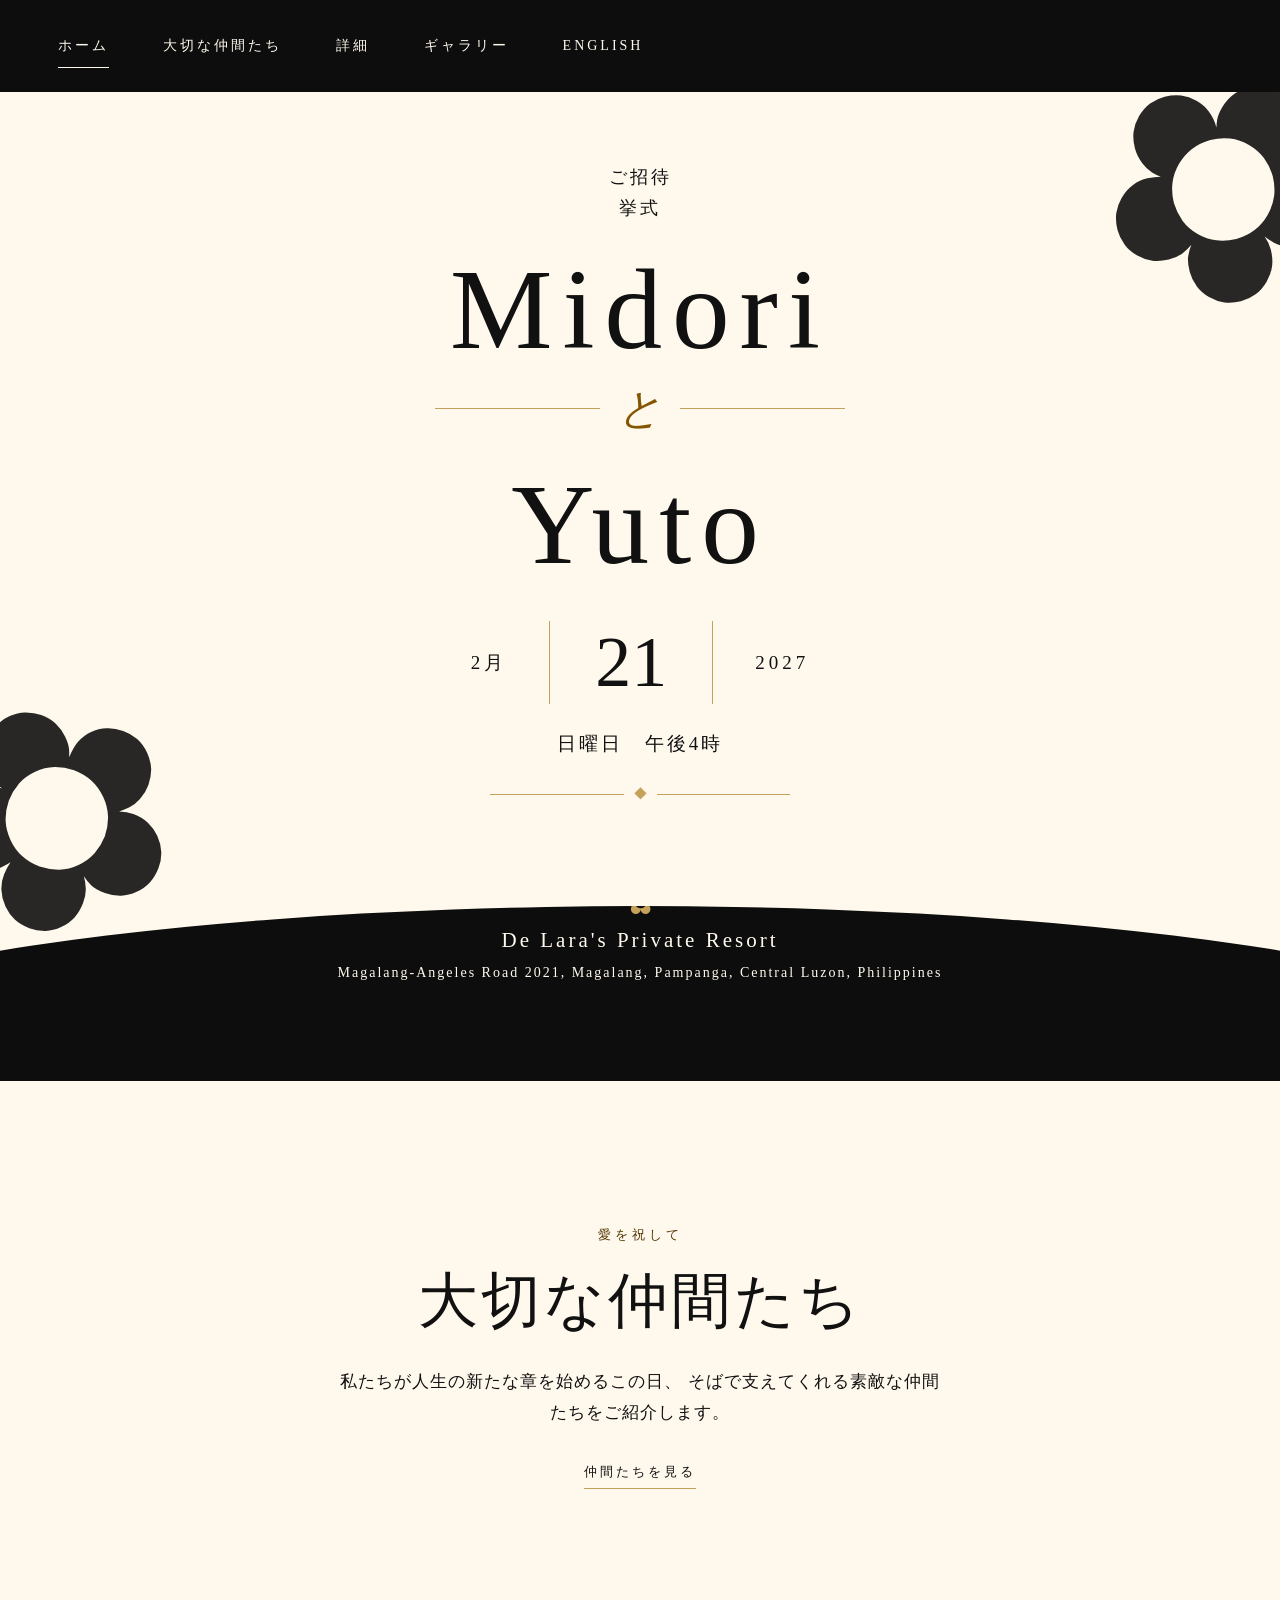
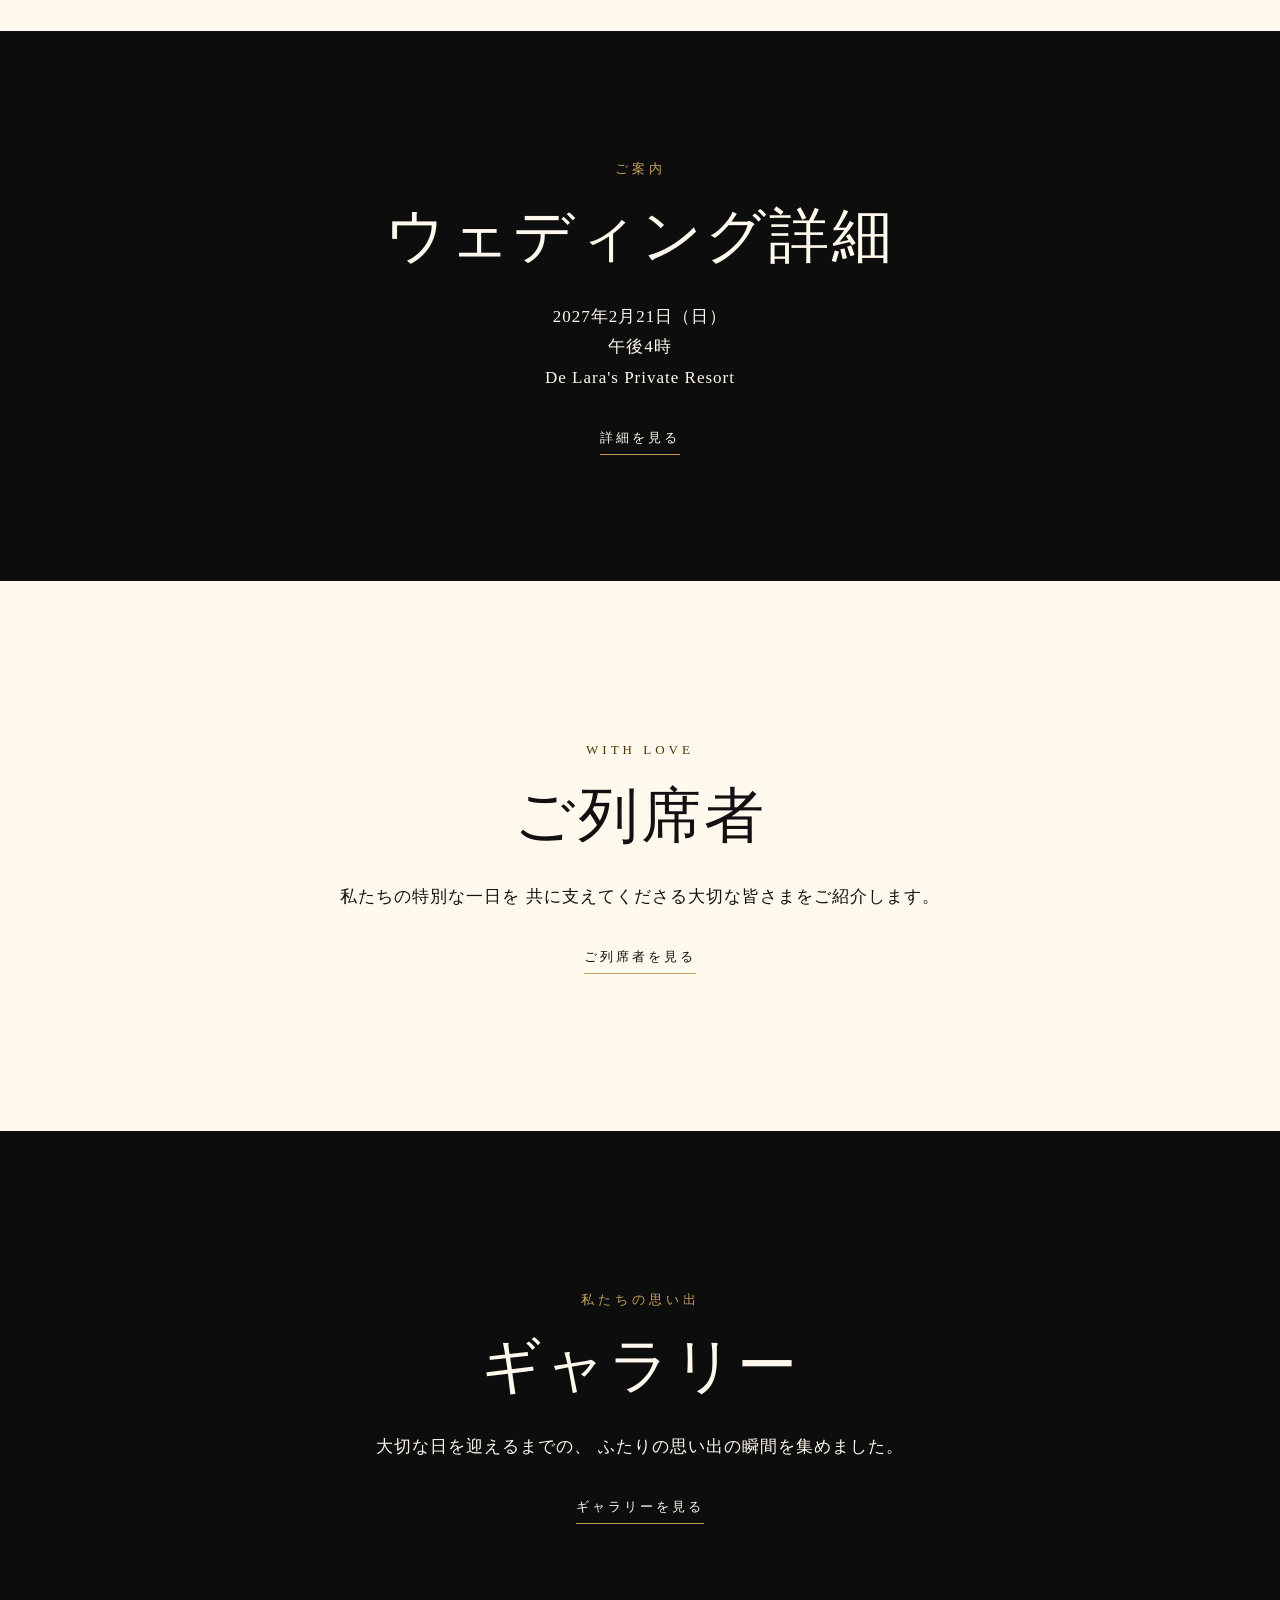
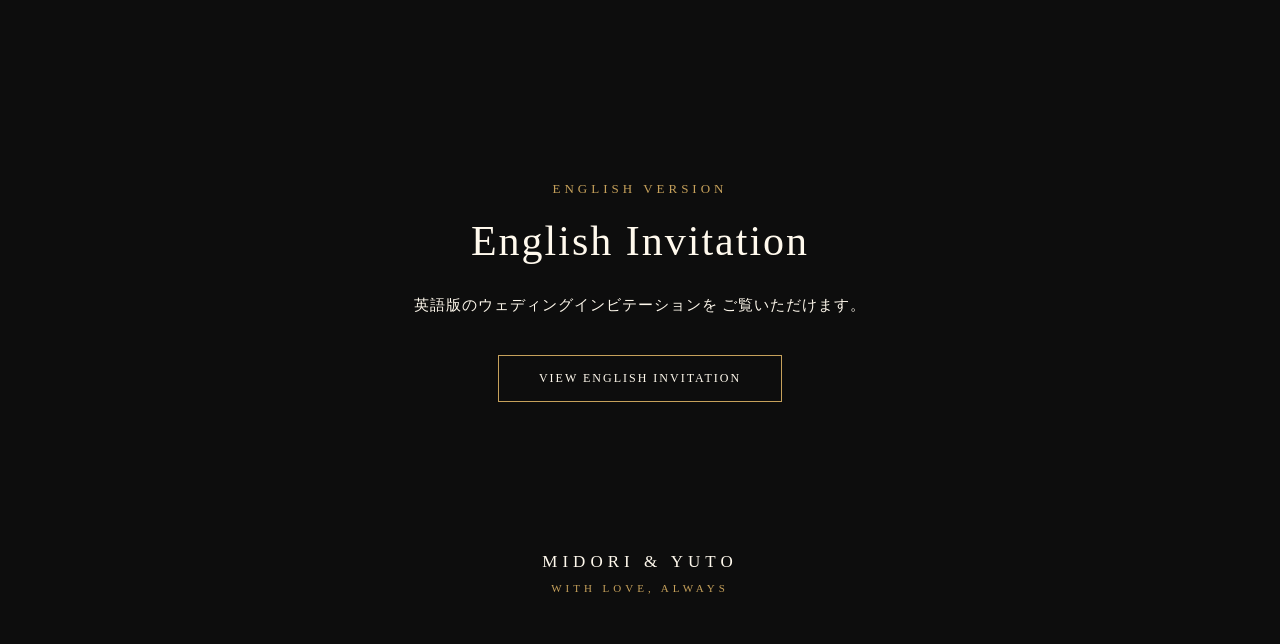
<file: japanese.html>
<!DOCTYPE html>
<html lang="ja">

<head>

    <meta charset="UTF-8">

    <meta name="viewport"
          content="width=device-width, initial-scale=1.0">

    <title>Midori & Yuto | ウェディングインビテーション</title>

    <link rel="icon" type="image/png" href="icon.png">

    <link rel="stylesheet" href="style.css">

</head>


<body>


<header class="navbar">

    <nav class="nav-links">

        <a href="japanese.html" class="active">
            ホーム
        </a>

        <a href="japanese-entourage.html">
            大切な仲間たち
        </a>

        <a href="japanese-details.html">
            詳細
        </a>

        <a href="japanese-gallery.html">
            ギャラリー
        </a>
        
        <a href="index.html" class="language-link">
            ENGLISH
        </a>

    </nav>

</header>



<main>

    <section class="hero">

        <div class="flower flower-left">
            ✿
        </div>

        <div class="flower flower-right">
            ✿
        </div>


        <div class="hero-content">

            <p class="small-heading">
                ご招待
            </p>

            <p class="small-heading">
                挙式
            </p>


            <h1>
                Midori
            </h1>


            <div class="and-container">

                <span class="line"></span>

                <span class="and">
                    と
                </span>

                <span class="line"></span>

            </div>


            <h1>
                Yuto
            </h1>


            <div class="date">

                <div class="date-side">
                    2月
                </div>

                <div class="date-number">
                    21
                </div>

                <div class="date-side">
                    2027
                </div>

            </div>


            <p class="day">
                日曜日　午後4時
            </p>


            <div class="gold-divider">
                <span>◆</span>
            </div>

        </div>



        <section class="venue">

            <div class="venue-decoration">
                ✿
            </div>

            <h2>
                De Lara's Private Resort
            </h2>

            <p>
                Magalang-Angeles Road 2021,
                Magalang, Pampanga,
                Central Luzon, Philippines
            </p>

        </section>

    </section>


    <section class="content-section">

        <p class="section-label">
            愛を祝して
        </p>

        <h2>
            大切な仲間たち
        </h2>

        <p>
            私たちが人生の新たな章を始めるこの日、
            そばで支えてくれる素敵な仲間たちをご紹介します。
        </p>

        <a href="japanese-entourage.html" class="text-button">
            仲間たちを見る
        </a>

    </section>



    <section class="content-section dark-section">

        <p class="section-label">
            ご案内
        </p>

        <h2>
            ウェディング詳細
        </h2>

        <p>
            2027年2月21日（日）
            <br>
            午後4時
            <br>
            De Lara's Private Resort
        </p>

        <a href="japanese-details.html"
           class="text-button">

            詳細を見る

        </a>

    </section>


    <section class="content-section">

        <p class="section-label">
            WITH LOVE
        </p>

        <h2>
            ご列席者
        </h2>

        <p>
            私たちの特別な一日を
            共に支えてくださる大切な皆さまをご紹介します。
        </p>

        <a href="japanese-entourage.html"
           class="text-button">

            ご列席者を見る

        </a>

    </section>



    <section class="content-section dark-section">

        <p class="section-label">
            私たちの思い出
        </p>

        <h2>
            ギャラリー
        </h2>

        <p>
            大切な日を迎えるまでの、
            ふたりの思い出の瞬間を集めました。
        </p>

        <a href="japanese-gallery.html"
           class="text-button">

            ギャラリーを見る

        </a>

    </section>


<section class="language-switch-section">

    <div class="language-switch-content">

        <p class="section-label">
            ENGLISH VERSION
        </p>

        <h2>
            English Invitation
        </h2>

        <p>
            英語版のウェディングインビテーションを
            ご覧いただけます。
        </p>

        <a href="index.html" class="language-switch-button">
            VIEW ENGLISH INVITATION
        </a>
        

    </div>

</section>

</main>


<footer>

    <p>
        MIDORI & YUTO
    </p>

    <span>
        WITH LOVE, ALWAYS
    </span>

</footer>


<script src="script.js"></script>

</body>

</html>
</file>
<file: style.css>
/* =========================================
   JAPANESE PAGE
========================================= */

html[lang="ja"] {

    font-family:
        "Noto Serif JP",
        "Yu Mincho",
        "Hiragino Mincho ProN",
        serif;

}


/* =========================================
   GLOBAL
========================================= */

* {
    margin: 0;
    padding: 0;
    box-sizing: border-box;
}

html {
    scroll-behavior: smooth;
}

body {
    background: #FFF9ED;
    color: #111111;
    font-family: Georgia, "Times New Roman", serif;
}

a {
    text-decoration: none;
    color: inherit;
}


/* =========================================
   NAVIGATION
========================================= */

.navbar {
    height: 92px;
    background: #0D0D0D;

    display: flex;
    align-items: center;

    padding: 0 4.5%;

    position: relative;
    z-index: 100;
}

.nav-links {
    display: flex;
    align-items: center;
    gap: 54px;
}

.nav-links a {
    color: #FFF9ED;

    font-size: 14px;
    letter-spacing: 3px;

    position: relative;

    transition: 0.3s ease;
}

.nav-links a:hover {
    color: #C6A15B;
}

.nav-links a.active::after {
    content: "";

    position: absolute;

    left: 0;
    right: 0;

    bottom: -13px;

    height: 1px;

    background: #FFF9ED;
}


/* =========================================
   MENU BUTTON
========================================= */

.menu-button {
    margin-left: auto;

    width: 49px;
    height: 49px;

    border: 1px solid #C6A15B;
    border-radius: 50%;

    background: transparent;

    display: flex;
    flex-direction: column;

    justify-content: center;
    align-items: center;

    gap: 5px;

    cursor: pointer;
}

.menu-button span {
    display: block;

    width: 17px;
    height: 1px;

    background: #FFF9ED;
}


/* =========================================
   HERO
========================================= */

.hero {
    min-height: calc(100vh - 92px);

    background: #FFF9ED;

    position: relative;

    overflow: hidden;

    display: flex;
    flex-direction: column;
}


/* =========================================
   HERO CONTENT
========================================= */

.hero-content {
    text-align: center;

    padding-top: 70px;

    position: relative;
    z-index: 5;
}

.small-heading {
    font-size: 18px;

    letter-spacing: 3px;

    line-height: 1.7;
}

.hero h1 {
    font-size: clamp(70px, 9vw, 120px);

    font-weight: 400;

    letter-spacing: 10px;

    margin: 32px 0 12px;

    line-height: 0.95;
}


/* =========================================
   AND
========================================= */

.and-container {
    display: flex;

    justify-content: center;
    align-items: center;

    gap: 18px;

    margin: 15px auto;
}

.line {
    width: 165px;

    height: 1px;

    background: #C6A15B;
}

.and {
    color: #835602;

    font-family: cursive;

    font-size: 43px;

    font-style: italic;
}


/* =========================================
   DATE
========================================= */

.date {
    display: flex;

    justify-content: center;
    align-items: center;

    margin-top: 42px;

    gap: 42px;
}

.date-side {
    font-size: 19px;

    letter-spacing: 4px;
}

.date-number {
    font-size: 72px;

    font-weight: 400;

    padding: 0 45px;

    border-left: 1px solid #C6A15B;
    border-right: 1px solid #C6A15B;
}

.day {
    margin-top: 27px;

    font-size: 19px;

    letter-spacing: 3px;
}


/* =========================================
   DIVIDER
========================================= */

.gold-divider {
    display: flex;

    align-items: center;
    justify-content: center;

    gap: 10px;

    margin: 28px auto;

    width: 300px;
}

.gold-divider::before,
.gold-divider::after {
    content: "";

    height: 1px;

    flex: 1;

    background: #C6A15B;
}

.gold-divider span {
    color: #C6A15B;

    font-size: 13px;
}


/* =========================================
   FLOWER DECORATIONS
========================================= */

.flower {
    position: absolute;

    color: #111111;

    font-family: Georgia, serif;

    z-index: 2;

    opacity: 0.9;

    pointer-events: none;
}

.flower-left {
    left: -70px;
    bottom: 90px;

    font-size: 300px;

    transform: rotate(-25deg);
}

.flower-right {
    right: -70px;
    top: -80px;

    font-size: 300px;

    transform: rotate(30deg);
}


/* =========================================
   VENUE
========================================= */

.venue {
    margin-top: auto;

    background: #0D0D0D;

    color: #FFF9ED;

    text-align: center;

    min-height: 250px;

    padding: 50px 20px 60px;

    position: relative;

    border-top: 1px solid #C6A15B;

    clip-path: ellipse(75% 70% at 50% 100%);
}

.venue-decoration {
    color: #C6A15B;

    font-size: 35px;

    margin-bottom: 5px;
}

.venue h2 {
    font-size: 21px;

    font-weight: 400;

    letter-spacing: 3px;

    margin-bottom: 12px;
}

.venue p {
    font-size: 14px;

    letter-spacing: 2px;

    margin-bottom: 24px;
}



/* =========================================
   CONTENT SECTIONS
========================================= */

.content-section {
    min-height: 550px;

    display: flex;

    flex-direction: column;

    justify-content: center;
    align-items: center;

    text-align: center;

    padding: 80px 20px;

    background: #FFF9ED;
}

.content-section h2 {
    font-size: 60px;

    font-weight: 400;

    letter-spacing: 3px;

    margin: 15px 0 25px;
}

.content-section p {
    max-width: 600px;

    font-size: 17px;

    line-height: 1.8;

    letter-spacing: 1px;
}

.section-label { 
    color: #523602; /*hereee*/

    font-size: 13px !important;

    letter-spacing: 4px !important;
}

.dark-section {
    background: #0D0D0D;

    color: #FFF9ED;
}

.dark-section .section-label {
    color: #C6A15B;
}


/* =========================================
   TEXT BUTTON
========================================= */

.text-button {
    margin-top: 35px;

    border-bottom: 1px solid #C6A15B;

    padding-bottom: 7px;

    color: #111111;

    font-size: 13px;

    letter-spacing: 3px;

    transition: 0.3s;
}

.dark-section .text-button {
    color: #FFF9ED;
}

.text-button:hover {
    color: #C6A15B;
}


/* =========================================
   FOOTER
========================================= */

footer {
    background: #0D0D0D;

    color: #FFF9ED;

    text-align: center;

    padding: 50px 20px;
}

footer p {
    letter-spacing: 5px;

    font-size: 17px;
}

footer span {
    display: block;

    color: #C6A15B;

    font-size: 11px;

    letter-spacing: 4px;

    margin-top: 10px;
}


/* =========================================
   MOBILE
========================================= */

@media (max-width: 800px) {

    .navbar {
        height: 75px;
    }

    .nav-links {
        display: none;

        position: absolute;

        top: 75px;
        left: 0;
        right: 0;

        background: #0D0D0D;

        flex-direction: column;

        padding: 30px;

        gap: 25px;
    }

    .nav-links.show {
        display: flex;
    }

    .hero-content {
        padding-top: 50px;
    }

    .hero h1 {
        font-size: 55px;

        letter-spacing: 5px;
    }

    .small-heading {
        font-size: 13px;

        letter-spacing: 2px;
    }

    .line {
        width: 70px;
    }

    .and {
        font-size: 32px;
    }

    .date {
        gap: 15px;
    }

    .date-number {
        font-size: 50px;

        padding: 0 20px;
    }

    .date-side {
        font-size: 13px;

        letter-spacing: 2px;
    }

    .day {
        font-size: 13px;
    }

    .flower-left,
    .flower-right {
        opacity: 0.25;

        font-size: 180px;
    }

    .venue {
        clip-path: none;

        min-height: 270px;
    }

    .content-section h2 {
        font-size: 43px;
    }

    .rsvp-button {
        padding: 13px 45px;
    }
}

/* =========================================
   ENTOURAGE PAGE
========================================= */

.entourage-intro {
    min-height: 430px;
}


/* =========================================
   ENTOURAGE SECTIONS
========================================= */

.entourage-list-section {

    background: #FFF9ED;

    padding: 90px 8% 100px;

    text-align: center;

}


/* =========================================
   DARK SECTION
========================================= */

.dark-entourage {

    background: #0D0D0D;

    color: #FFF9ED;

}


/* =========================================
   SECTION HEADING
========================================= */

.entourage-heading {

    display: flex;

    align-items: center;

    justify-content: center;

    gap: 25px;

    margin-bottom: 60px;

}


.entourage-heading h3 {

    font-size: 27px;

    font-weight: 400;

    letter-spacing: 3px;

    text-transform: uppercase;

}


.heading-line {

    width: 100px;

    height: 1px;

    background: #C6A15B;

}


/* =========================================
   PRINCIPAL SPONSORS
========================================= */

.sponsors-list {

    max-width: 850px;

    margin: 0 auto;

    display: grid;

    grid-template-columns:
        repeat(2, 1fr);

    column-gap: 100px;

    row-gap: 35px;

}


.sponsor-group {

    display: flex;

    align-items: baseline;

    justify-content: center;

    gap: 12px;

    padding-bottom: 12px;

    border-bottom: 1px solid
                rgba(198, 161, 91, 0.35);

}


.sponsor-title {

    font-size: 14px;

    color: #C6A15B;

    letter-spacing: 2px;

    min-width: 42px;

}


.sponsor-name {

    font-size: 18px;

    letter-spacing: 1.5px;

}


/* =========================================
   GROOMSMEN / BRIDESMAIDS
========================================= */

.party-grid {

    max-width: 850px;

    margin: 0 auto;

    display: grid;

    grid-template-columns:
        repeat(2, 1fr);

    gap: 100px;

}


.party-column h4 {

    color: #C6A15B;

    font-size: 16px;

    font-weight: 400;

    letter-spacing: 4px;

    text-transform: uppercase;

    margin-bottom: 30px;

}


.party-column ul {

    list-style: none;

    padding: 0;

    margin: 0;

}


.party-column li {

    font-size: 18px;

    letter-spacing: 1.5px;

    padding: 13px 0;

    border-bottom: 1px solid
                rgba(198, 161, 91, 0.3);

}


/* =========================================
   FLOWER GIRL / BOY
========================================= */

.single-list {

    max-width: 600px;

    margin: 0 auto;

}


.single-list p {

    font-size: 19px;

    letter-spacing: 2px;

    padding: 15px 0;

}


.single-list p + p {

    border-top: 1px solid
                rgba(198, 161, 91, 0.35);

}


/* =========================================
   MOBILE
========================================= */

@media (max-width: 700px) {


    .entourage-list-section {

        padding: 70px 25px;

    }


    .entourage-heading {

        gap: 12px;

        margin-bottom: 40px;

    }


    .entourage-heading h3 {

        font-size: 18px;

        letter-spacing: 2px;

    }


    .heading-line {

        width: 45px;

    }


    .sponsors-list {

        grid-template-columns: 1fr;

        gap: 20px;

    }


    .party-grid {

        grid-template-columns: 1fr;

        gap: 60px;

    }


    .sponsor-name {

        font-size: 16px;

    }


    .party-column li {

        font-size: 16px;

    }


    .single-list p {

        font-size: 17px;

    }

}

/* =========================================
   DETAILS PAGE
========================================= */

.details-intro {
    min-height: 430px;
}


/* =========================================
   DETAILS SECTIONS
========================================= */

.details-section {

    background: #FFF9ED;

    padding: 90px 8% 100px;

    text-align: center;

}


/* =========================================
   DARK DETAILS SECTION
========================================= */

.dark-details {

    background: #0D0D0D;

    color: #FFF9ED;

}


/* =========================================
   DETAILS HEADING
========================================= */

.details-heading {

    display: flex;

    align-items: center;

    justify-content: center;

    gap: 25px;

    margin-bottom: 65px;

}


.details-heading h3 {

    font-size: 27px;

    font-weight: 400;

    letter-spacing: 4px;

    text-transform: uppercase;

}


.details-heading span {

    width: 100px;

    height: 1px;

    background: #C6A15B;

}


/* =========================================
   WEDDING DETAILS GRID
========================================= */

.details-grid {

    max-width: 1000px;

    margin: 0 auto;

    display: grid;

    grid-template-columns:
        repeat(3, 1fr);

    gap: 40px;

}


.detail-item {

    padding: 25px;

}


.detail-icon {

    color: #C6A15B;

    font-size: 12px;

    margin-bottom: 22px;

}


.detail-label {

    color: #C6A15B;

    font-size: 12px;

    letter-spacing: 4px;

    margin-bottom: 15px;

}


.detail-item h4 {

    font-size: 22px;

    font-weight: 400;

    letter-spacing: 1px;

    margin-bottom: 10px;

}


.detail-item p:last-child {

    font-size: 15px;

    letter-spacing: 1px;

    line-height: 1.7;

}


/* =========================================
   VENUE
========================================= */

.venue-details {

    max-width: 700px;

    margin: 0 auto;

}


.venue-symbol {

    color: #C6A15B;

    font-size: 38px;

    margin-bottom: 20px;

}


.venue-details h4 {

    font-size: 34px;

    font-weight: 400;

    letter-spacing: 2px;

    margin-bottom: 25px;

}


.venue-address {

    font-size: 16px;

    line-height: 2;

    letter-spacing: 1.5px;

}


.venue-note {

    max-width: 550px;

    margin: 30px auto;

    font-size: 15px;

    line-height: 1.8;

    color: #ddd;

}


/* =========================================
   MAP BUTTON
========================================= */

.map-button {

    display: inline-block;

    margin-top: 15px;

    padding: 14px 45px;

    border: 1px solid #C6A15B;

    color: #C6A15B;

    font-size: 12px;

    letter-spacing: 3px;

    transition: all 0.3s ease;

}


.map-button:hover {

    background: #C6A15B;

    color: #0D0D0D;

}


/* =========================================
   DRESS CODE
========================================= */


/* =========================================
   DRESS CODE COLUMNS
========================================= */

.dress-columns {

    display: grid;

    grid-template-columns:
        repeat(2, 1fr);

    gap: 80px;

    margin: 55px auto 45px;

    max-width: 700px;

}


.dress-group {

    padding: 25px;

    border-top: 1px solid
                rgba(198, 161, 91, 0.5);

    border-bottom: 1px solid
                rgba(198, 161, 91, 0.5);

}


.dress-group h5 {

    color: #C6A15B;

    font-size: 13px;

    font-weight: 400;

    letter-spacing: 4px;

    margin-bottom: 15px;

}


.dress-group p {

    font-size: 15px;

    line-height: 1.8;

}


.dress-note {

    color: #666;

    font-size: 13px;

    font-style: italic;

    letter-spacing: 0.5px;

}


/* =========================================
   FINAL REMINDER
========================================= */

.details-reminder {

    background: #FFF9ED;

    text-align: center;

    padding: 120px 25px;

}


.details-reminder h2 {

    font-size: 55px;

    font-weight: 400;

    line-height: 1.2;

    letter-spacing: 2px;

    margin: 20px 0 30px;

}


.details-reminder > p:last-child {

    max-width: 550px;

    margin: auto;

    font-size: 16px;

    line-height: 1.8;

}


/* =========================================
   MOBILE
========================================= */

@media (max-width: 700px) {


    .details-section {

        padding: 70px 25px 80px;

    }


    .details-heading {

        gap: 12px;

        margin-bottom: 45px;

    }


    .details-heading h3 {

        font-size: 18px;

        letter-spacing: 2px;

    }


    .details-heading span {

        width: 45px;

    }


    .details-grid {

        grid-template-columns: 1fr;

        gap: 15px;

    }


    .venue-details h4 {

        font-size: 27px;

    }


    .venue-address {

        font-size: 14px;

    }


    .dress-code h4 {

        font-size: 34px;

    }


    .dress-columns {

        grid-template-columns: 1fr;

        gap: 25px;

        margin-top: 40px;

    }


    .details-reminder {

        padding: 90px 25px;

    }


    .details-reminder h2 {

        font-size: 38px;

    }

}

/* =========================================
   TROPICAL DRESS CODE
========================================= */

.dress-code-section {
    background: #FFF9ED;
}


.dress-code {
    max-width: 900px;
    margin: 0 auto;
    text-align: center;
}


.dress-symbol {
    color: #C6A15B;
    font-size: 35px;
    margin-bottom: 20px;
}


.dress-label {
    color: #C6A15B;

    font-size: 12px;

    letter-spacing: 4px;

    margin-bottom: 15px;
}


.dress-code h4 {

    font-size: 42px;

    font-weight: 400;

    letter-spacing: 3px;

    margin-bottom: 20px;

}


.dress-description {

    max-width: 650px;

    margin: 0 auto 45px;

    font-size: 16px;

    line-height: 1.8;

    letter-spacing: 0.5px;

}


/* =========================================
   DRESS CODE IMAGE
========================================= */

.dress-image {

    width: 100%;

    max-width: 850px;

    margin: 0 auto;

    overflow: hidden;

}


.dress-image img {

    display: block;

    width: 100%;

    height: auto;

    object-fit: cover;

    transition: transform 0.6s ease;

}


.dress-image:hover img {

    transform: scale(1.02);

}



/* =========================================
   MOBILE
========================================= */

@media (max-width: 700px) {

    .dress-code {

        padding: 0 5px;

    }

    .dress-code h4 {

        font-size: 32px;

        letter-spacing: 2px;

    }

    .dress-description {

        font-size: 15px;

        margin-bottom: 30px;

    }

    .dress-image {

        width: 100%;

    }

    .dress-note {

        font-size: 13px;

    }

}

/* =========================================
   GALLERY PAGE
========================================= */

.gallery-intro {
    min-height: 430px;
}


/* =========================================
   GALLERY SECTION
========================================= */

.gallery-section {

    background: #FFF9ED;

    padding: 80px 7% 110px;

}


/* =========================================
   FEATURED PHOTO
========================================= */

.gallery-feature {

    max-width: 1100px;

    margin: 0 auto 80px;

}


.gallery-item {

    display: block;

    overflow: hidden;

    background: #111;

}


.gallery-item img {

    display: block;

    width: 100%;

    height: auto;

    transition:
        transform 0.7s ease;

}


.gallery-item:hover img {

    transform: scale(1.04);

}


/* =========================================
   FEATURE IMAGE
========================================= */

.gallery-feature .gallery-item {

    max-height: 650px;

}


.gallery-feature .gallery-item img {

    width: 100%;

    max-height: 650px;

    object-fit: cover;

}


/* =========================================
   GALLERY GRID
========================================= */

.gallery-grid {

    max-width: 1100px;

    margin: 0 auto;

    display: grid;

    grid-template-columns:
        repeat(2, 1fr);

    gap: 70px 45px;

}


.gallery-card:nth-child(even) {

    margin-top: 90px;

}


.gallery-card .gallery-item {

    aspect-ratio: 4 / 5;

}


.gallery-card .gallery-item img {

    width: 100%;

    height: 100%;

    object-fit: cover;

}


/* =========================================
   GALLERY CAPTION
========================================= */

.gallery-caption {

    display: flex;

    align-items: center;

    gap: 15px;

    margin-top: 18px;

}


.gallery-caption span {

    color: #C6A15B;

    font-size: 11px;

    letter-spacing: 2px;

}


.gallery-caption p {

    margin: 0;

    font-size: 14px;

    letter-spacing: 2px;

    text-transform: uppercase;

}


/* =========================================
   FINAL MESSAGE
========================================= */

.gallery-message {

    background: #0D0D0D;

    color: #FFF9ED;

    text-align: center;

    padding: 120px 25px;

}


.gallery-message h2 {

    font-size: 55px;

    font-weight: 400;

    line-height: 1.2;

    letter-spacing: 2px;

    margin: 20px 0 30px;

}


.gallery-message > p:last-child {

    max-width: 550px;

    margin: 0 auto;

    font-size: 16px;

    line-height: 1.8;

}


/* =========================================
   LIGHTBOX
========================================= */

.lightbox-overlay {

    position: fixed;

    inset: 0;

    z-index: 9999;

    display: flex;

    align-items: center;

    justify-content: center;

    padding: 40px;

    background: rgba(0, 0, 0, 0.94);

    opacity: 0;

    visibility: hidden;

    transition:
        opacity 0.3s ease,
        visibility 0.3s ease;

}


.lightbox-overlay.show {

    opacity: 1;

    visibility: visible;

}


.lightbox-overlay img {

    max-width: 90vw;

    max-height: 90vh;

    object-fit: contain;

}


.lightbox-close {

    position: absolute;

    top: 25px;

    right: 35px;

    background: none;

    border: none;

    color: #FFF9ED;

    font-size: 45px;

    font-weight: 200;

    cursor: pointer;

    line-height: 1;

}


/* =========================================
   MOBILE
========================================= */

@media (max-width: 700px) {


    .gallery-section {

        padding: 60px 20px 80px;

    }


    .gallery-feature {

        margin-bottom: 55px;

    }


    .gallery-grid {

        grid-template-columns: 1fr;

        gap: 55px;

    }


    .gallery-card:nth-child(even) {

        margin-top: 0;

    }


    .gallery-card .gallery-item {

        aspect-ratio: 4 / 5;

    }


    .gallery-caption {

        margin-top: 14px;

    }


    .gallery-message {

        padding: 90px 25px;

    }


    .gallery-message h2 {

        font-size: 38px;

    }


    .lightbox-overlay {

        padding: 20px;

    }


    .lightbox-overlay img {

        max-width: 95vw;

        max-height: 85vh;

    }


    .lightbox-close {

        top: 15px;

        right: 20px;

        font-size: 38px;

    }

}

/* =========================================
   JAPANESE INVITATION
========================================= */

.japanese-section {

    background: #0D0D0D;

    color: #FFF9ED;

    text-align: center;

    padding: 100px 25px;

}


.japanese-content {

    max-width: 650px;

    margin: 0 auto;

}


.japanese-section .section-label {

    color: #C6A15B;

}


.japanese-section h2 {

    font-size: 42px;

    font-weight: 400;

    letter-spacing: 3px;

    margin: 20px 0 25px;

}


.japanese-section p:not(.section-label) {

    font-size: 16px;

    line-height: 2;

    letter-spacing: 1px;

    margin-bottom: 35px;

}


.japanese-button {

    display: inline-block;

    padding: 15px 45px;

    border: 1px solid #C6A15B;

    color: #FFF9ED;

    text-decoration: none;

    font-size: 13px;

    letter-spacing: 3px;

    transition: all 0.3s ease;

}


.japanese-button:hover {

    background: #C6A15B;

    color: #0D0D0D;

}


/* =========================================
   JAPANESE SECTION MOBILE
========================================= */

@media (max-width: 700px) {

    .japanese-section {

        padding: 80px 25px;

    }


    .japanese-section h2 {

        font-size: 32px;

        letter-spacing: 2px;

    }


    .japanese-section p:not(.section-label) {

        font-size: 14px;

    }


    .japanese-button {

        padding: 14px 30px;

    }

}

/* =========================================
   LANGUAGE SWITCH
========================================= */

.language-switch-section {

    background: #0D0D0D;

    color: #FFF9ED;

    text-align: center;

    padding: 100px 25px;

}


.language-switch-content {

    max-width: 650px;

    margin: 0 auto;

}


.language-switch-section .section-label {

    color: #C6A15B;

}


.language-switch-section h2 {

    font-size: 42px;

    font-weight: 400;

    letter-spacing: 2px;

    margin: 20px 0 25px;

}


.language-switch-section p:not(.section-label) {

    font-size: 15px;

    line-height: 2;

    letter-spacing: 1px;

    margin-bottom: 35px;

}


.language-switch-button {

    display: inline-block;

    padding: 15px 40px;

    border: 1px solid #C6A15B;

    color: #FFF9ED;

    text-decoration: none;

    font-size: 12px;

    letter-spacing: 2px;

    transition: all 0.3s ease;

}


.language-switch-button:hover {

    background: #C6A15B;

    color: #0D0D0D;

}


/* =========================================
   MOBILE
========================================= */

@media (max-width: 700px) {

    .language-switch-section {

        padding: 80px 25px;

    }


    .language-switch-section h2 {

        font-size: 32px;

    }


    .language-switch-button {

        padding: 14px 25px;

        font-size: 11px;

    }

}
</file>
